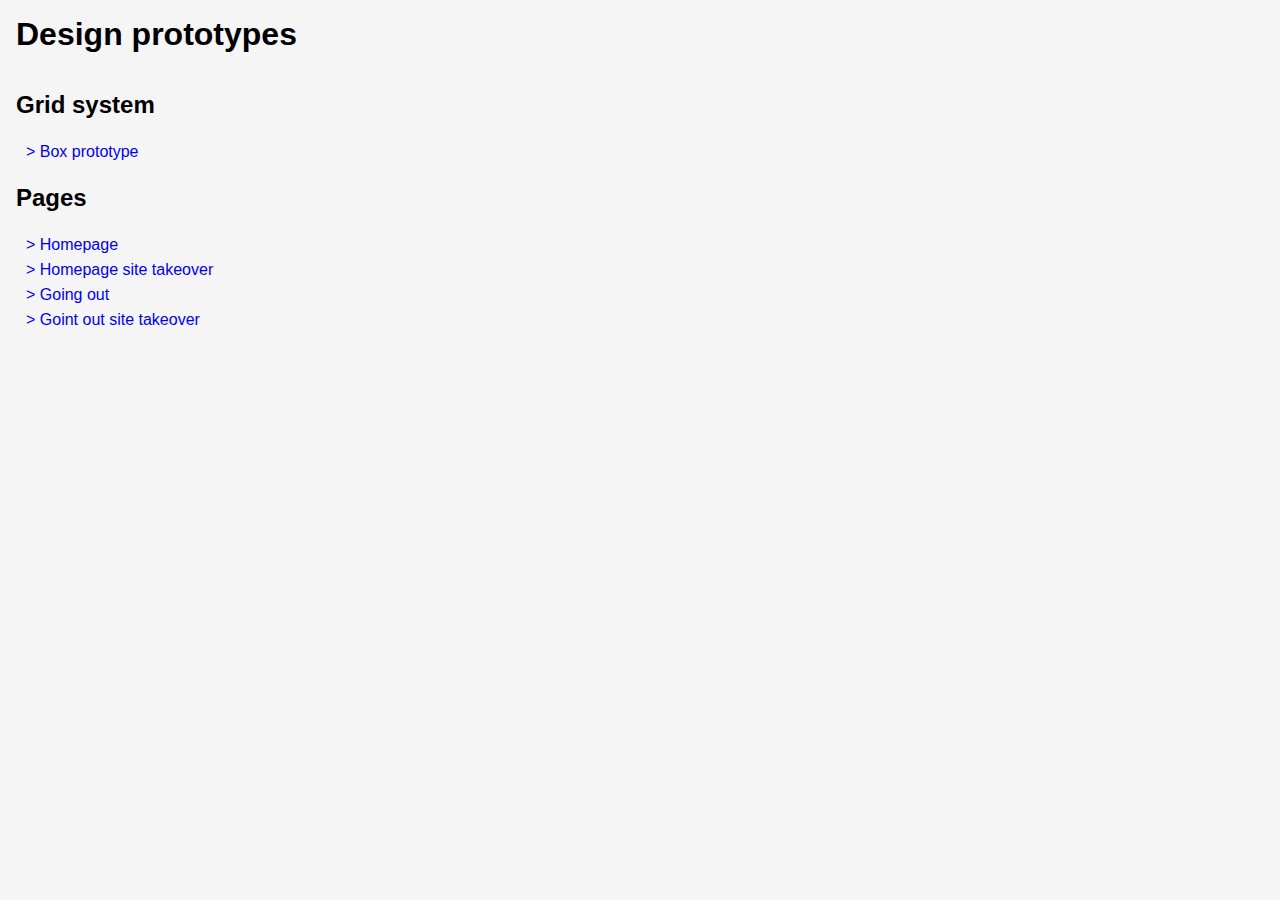
<file: index.html>
<!DOCTYPE html>
<!--[if lt IE 7]><html class="no-js lt-ie9 lt-ie8 lt-ie7"> <![endif]-->
<!--[if IE 7]><html class="no-js lt-ie9 lt-ie8"> <![endif]-->
<!--[if IE 8]><html class="no-js lt-ie9"> <![endif]-->
<!--[if gt IE 8]><!-->
<html class="no-js">
<!--<![endif] -->
 
<head>
    <meta charset="utf-8">
    <meta http-equiv="X-UA-Compatible" content="IE=edge,chrome=1">
    <title>ES</title>
    <meta name="description" content="ES">
    <meta name="viewport" content="width=device-width">
    <link rel="stylesheet" href="css/rwdgrid.css">
    <link rel="stylesheet" href="css/style.css">
    <link rel="icon" href="favicon.ico" type="image/x-icon" />
    <!--[if lt IE 9]>
    <script src="http://html5shim.googlecode.com/svn/trunk/html5.js"></script>
    <script src="http://cdnjs.cloudflare.com/ajax/libs/respond.js/1.4.2/respond.min.js"></script>
    <![endif]-->
</head>

<body style="background:#f5f5f5;font-family: sans-serif;padding: 1em;">
    <h1>Design prototypes</h1><br/>
    <h2>Grid system</h2>
    <a href="grid.html" />> Box prototype
    </a>
    <h2>Pages</h2>
    <a href="homepage.html" />> Homepage<br/>
    </a>
    <a href="homepage-site-takeover.html" />> Homepage site takeover<br/>
    </a>
    <a href="going-out.html" />> Going out<br/>
    </a>
    <a href="going-out-site-takeover.html" />> Goint out site takeover<br/>
    </a>
</body>

</html>
</file>
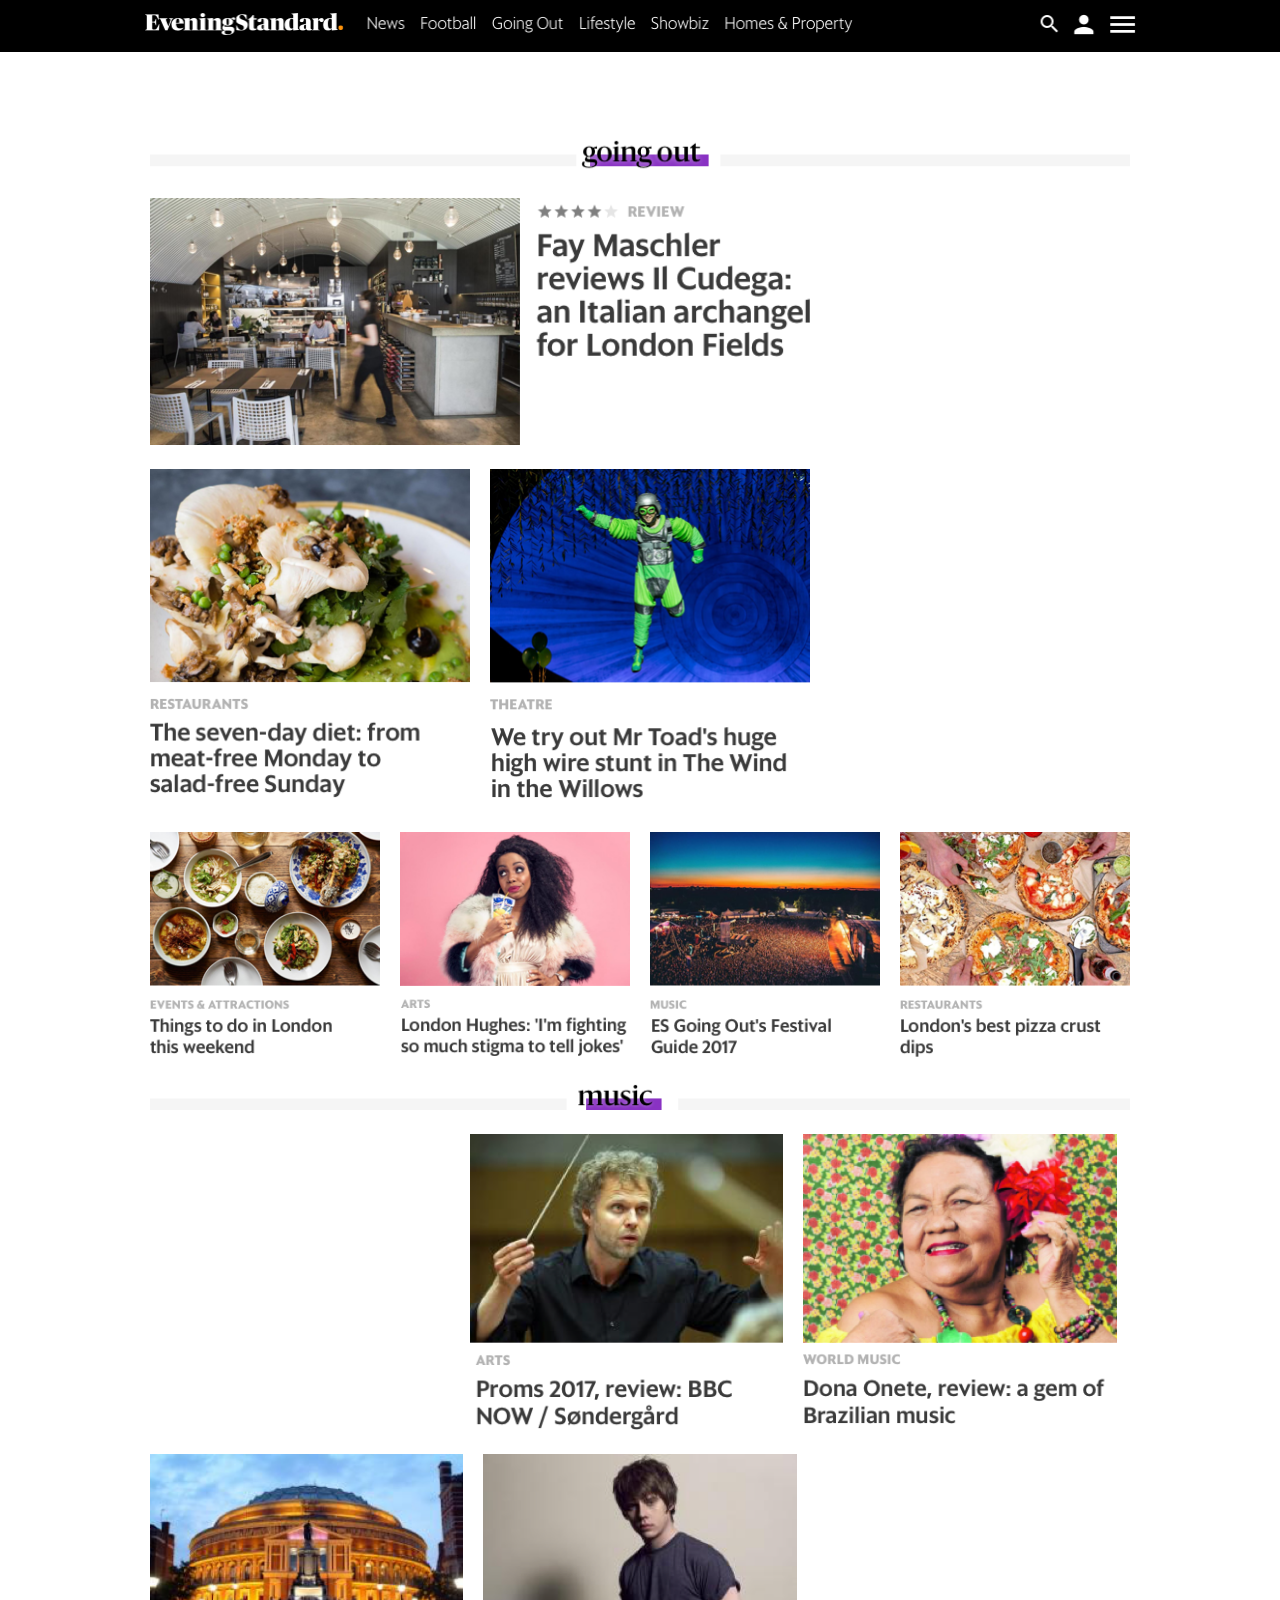
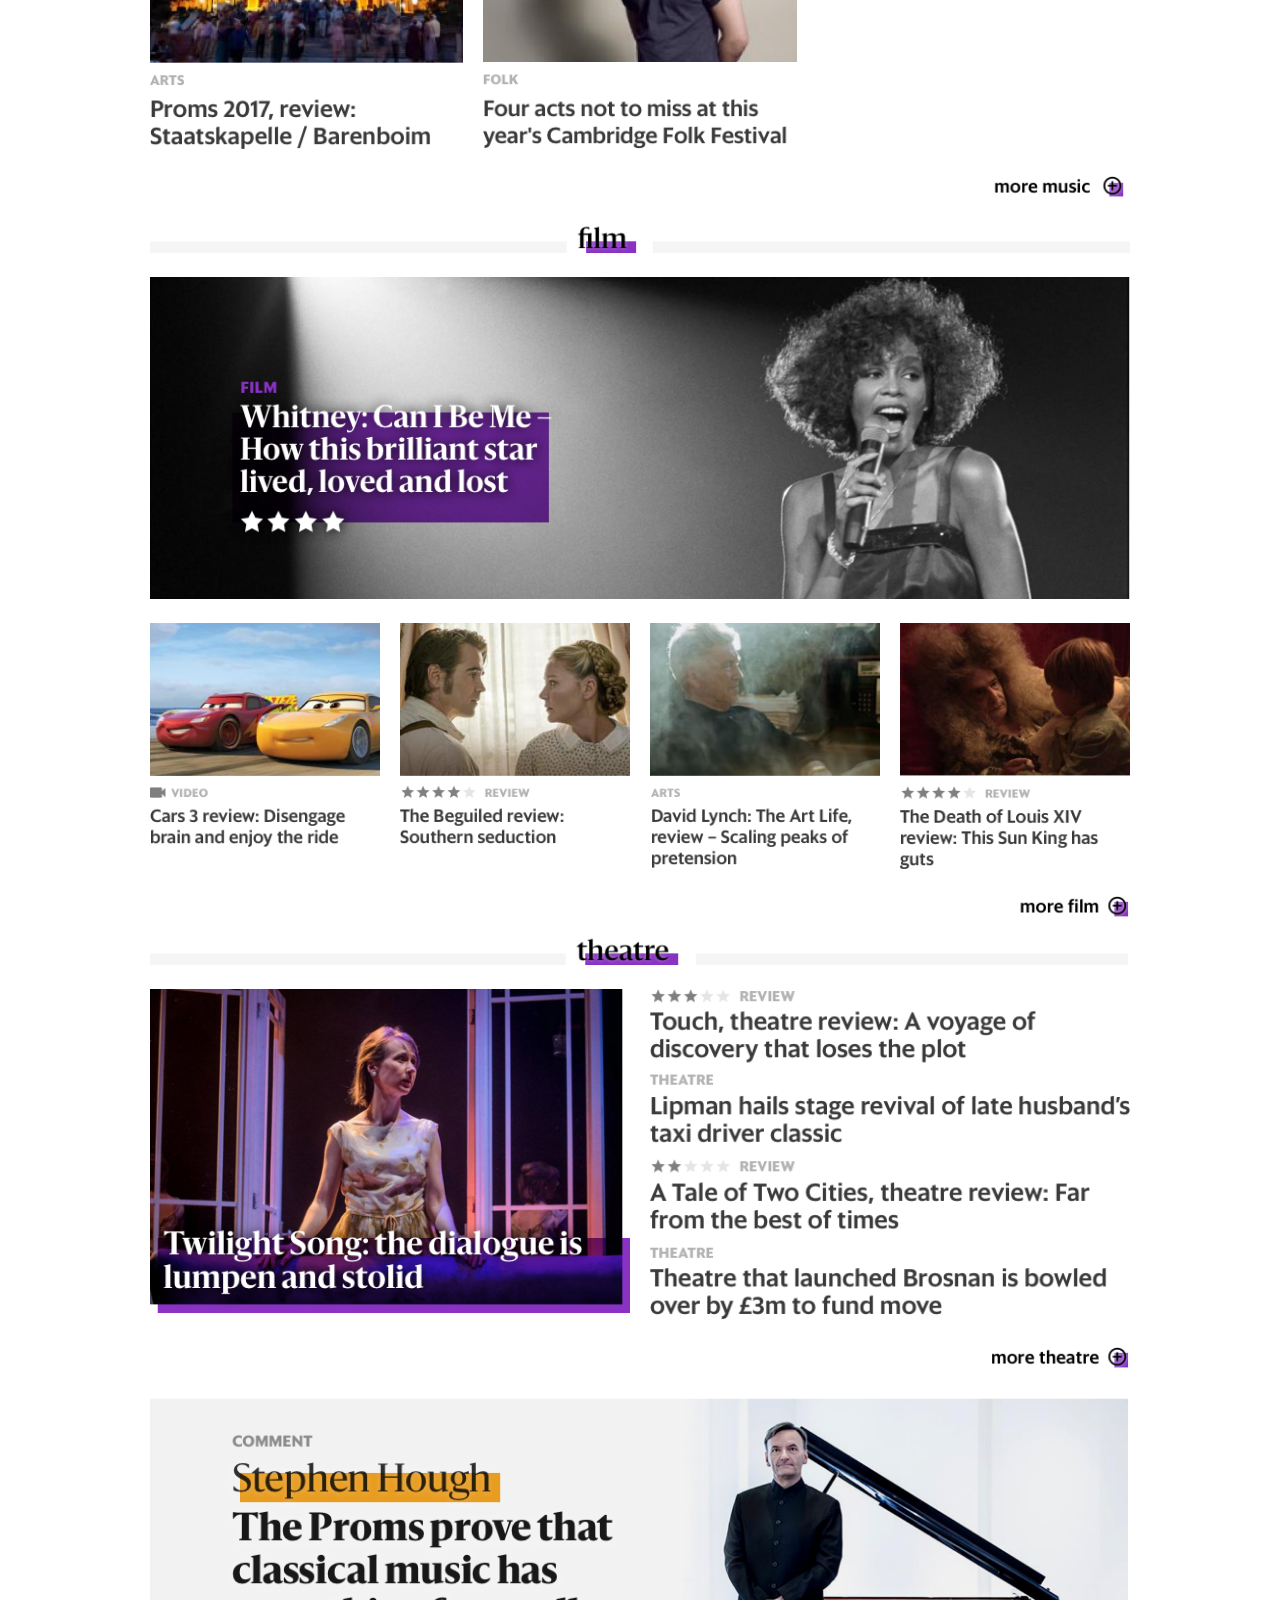
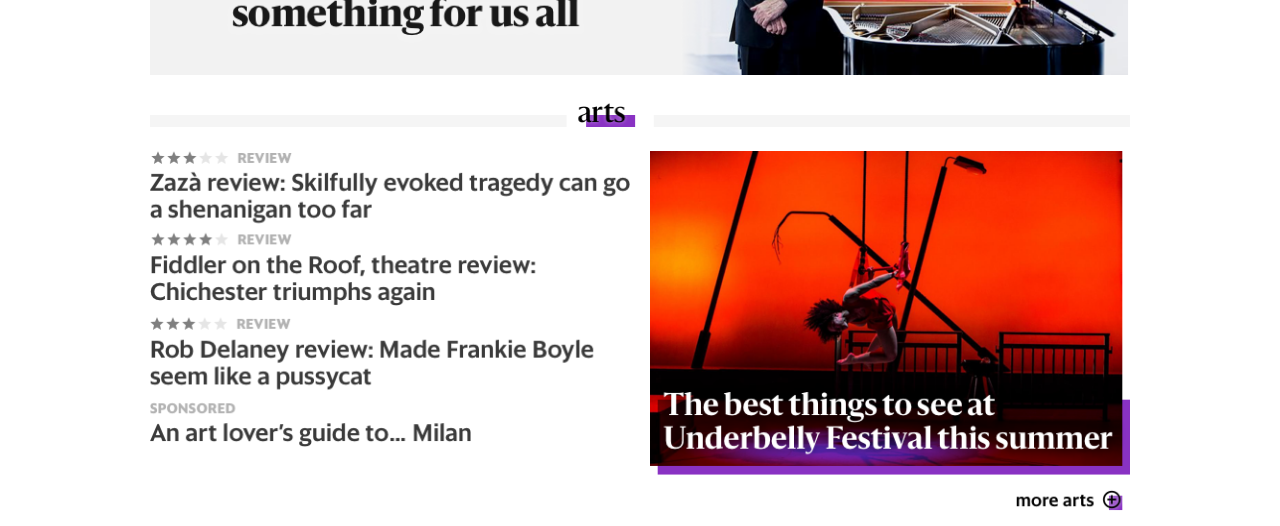
<file: going-out-site-takeover.html>
<!DOCTYPE html>
<!--[if lt IE 7]><html class="no-js lt-ie9 lt-ie8 lt-ie7"> <![endif]-->
<!--[if IE 7]><html class="no-js lt-ie9 lt-ie8"> <![endif]-->
<!--[if IE 8]><html class="no-js lt-ie9"> <![endif]-->
<!--[if gt IE 8]><!-->
<html class="no-js">
<!--<![endif] -->

<head>
    <meta charset="utf-8">
    <meta http-equiv="X-UA-Compatible" content="IE=edge,chrome=1">
    <title>ES</title>
    <meta name="description" content="ES">
    <meta name="viewport" content="width=device-width">
    <link rel="stylesheet" href="css/rwdgrid.css">
    <link rel="stylesheet" href="css/style.css">
    <link rel="icon" href="favicon.ico" type="image/x-icon" />
    <script async="async" src="https://www.googletagservices.com/tag/js/gpt.js"></script>
    <script>
        var googletag = googletag || {};
        googletag.cmd = googletag.cmd || [];
        // inSkin targeting var
        var fn_pageskin = "no";
        var es_GPT = "/71347885/test_main_eveningstandard_redesign/es_grid";

        if (screen.width >= 1280) {
            fn_pageskin = "yes";
        }

        googletag.cmd.push(function() {
            googletag.defineSlot(es_GPT, [
                    [728, 90],
                    [970, 250]
                ], "leaderboard")
                .addService(googletag.pubads())
                .setTargeting("inskin", fn_pageskin)
                .setTargeting("tile", "leaderboard");


            googletag.defineSlot(es_GPT, [300, 600], "mpu0")
                .addService(googletag.pubads())
                .setTargeting("tile", "mpu06");

            googletag.defineSlot(es_GPT, [300, 601], "mpu1")
                .addService(googletag.pubads())
                .setTargeting("tile", "mpu1");

            googletag.defineSlot(es_GPT, [300, 602], "mpu2")
                .addService(googletag.pubads())
                .setTargeting("tile", "mpu2");

            googletag.defineSlot(es_GPT, [300, 253], "mpu3")
                .addService(googletag.pubads())
                .setTargeting("tile", "mpu3");

            googletag.defineSlot(es_GPT, [300, 254], "mpu4")
                .addService(googletag.pubads())
                .setTargeting("tile", "mpu4");

            googletag.defineOutOfPageSlot(es_GPT, "outofpageslot")
                .addService(googletag.pubads())
                .setTargeting("tile", "outofpageslot");

            googletag.defineSlot(es_GPT, [3, 3], 'thirdparty01')
                .addService(googletag.pubads())
                .setTargeting("tile", "thirdparty01");

            googletag.pubads().enableSingleRequest();
            googletag.enableServices();
        });
    </script>
    <!--[if lt IE 9]>
    <script src="http://html5shim.googlecode.com/svn/trunk/html5.js"></script>
    <script src="http://cdnjs.cloudflare.com/ajax/libs/respond.js/1.4.2/respond.min.js"></script>
    <![endif]-->
</head>

<body>
    <div id="nav">
        <img src="img/nav.png" class="desktop nav-img" />
        <img src="img/nav-mob.png" class="mobile nav-img" />
    </div>
    <!--<div id="backgroundHero" data-ism-event="1" data-ism-state="1">
    </div>
    <div id="backgroundTop" data-ism-event="1" data-ism-state="1">
    </div>-->
    <div id="leaderboard">
        <script>
            googletag.cmd.push(function() {
                googletag.display("leaderboard");
            });
        </script>
    </div>
    <div class="container">
        <div class="grid-12 title">
            <img src="img/title-row6.png" class="desktop" />
            <img src="img/title-row6-mob.png" class="mobile" />
        </div>
        <div class="grid-9 fixed">
            <img src="img/hero-main2.png" class="no-tablet-no-mob" />
            <img src="img/hero-main2-mob.png" class="mobile" />
            <img src="img/hero-main2-mob1.png" class="mobile" />
            <img src="img/hero-main2-mob2.png" class="tablet" />
            <div class="nest">
                <div class="grid-6 half">
                    <img src="img/article-3-8.png" class="no-tablet-no-mob" />
                    <img src="img/article-3-8-mob.png" class="mobile" />
                    <img src="img/showbiz2-tab.png" class="tablet" />
                </div>
                <div class="grid-6 half">
                    <img src="img/article-3-9.png" class="no-tablet-no-mob" />
                    <img src="img/article-3-9-mob.png" class="mobile" />
                    <img src="img/showbiz3-tab.png" class="tablet" />
                </div>
            </div>
        </div>
        <div id="mpu0">
            <script>
                googletag.cmd.push(function() {
                    googletag.display("mpu0");
                });
            </script>
        </div>
        <div style="clear:both"></div>
        <div class="grid-3 article-4">
            <img src="img/article-4-1.png" class="no-tablet-no-mob" />
            <img src="img/article-4-1-mob.png" class="mobile" />
            <img src="img/best1-tab.png" class="tablet" />
        </div>
        <div class="grid-3 article-4">
            <img src="img/article-4-2.png" class="no-tablet-no-mob" />
            <img src="img/article-4-2-mob.png" class="mobile" />
            <img src="img/best2-tab.png" class="tablet" />
        </div>
        <div class="grid-3 article-4">
            <img src="img/article-4-3.png" class="no-tablet-no-mob" />
            <img src="img/article-4-3-mob.png" class="mobile" />
            <img src="img/best3-tab.png" class="tablet" />
        </div>
        <div class="grid-3 article-4">
            <img src="img/article-4-4.png" class="no-tablet-no-mob" />
            <img src="img/article-4-4-mob.png" class="mobile" />
            <img src="img/best4-tab.png" class="tablet" />
        </div>
        <div class="grid-12">
            <img src="img/title-row7.png" class="desktop" />
            <img src="img/title-row7-mob.png" class="mobile" />
        </div>
        <div id="mpu4">
            <script>
                googletag.cmd.push(function() {
                    googletag.display("mpu4");
                });
            </script>
        </div>
        <div class="grid-4 article-3 half-tablet">
            <img src="img/music1.png" class="no-tablet-no-mob" />
            <img src="img/article-3-4-mob.png" class="tablet" />
            <img src="img/music1-mob.png" class="mobile" />
        </div>
        <div class="grid-4 article-3 half-tablet">
            <img src="img/music2.png" class="no-tablet-no-mob" />
            <img src="img/article-3-4-mob.png" class="tablet" />
            <img src="img/music2-mob.png" class="mobile" />
        </div>
        <div style="clear:both"></div>
        <div class="grid-4 article-3 half-tablet">
            <img src="img/music3.png" class="no-tablet-no-mob" />
            <img src="img/article-3-4-mob.png" class="tablet" />
            <img src="img/music3-mob.png" class="mobile" />
        </div>
        <div class="clear-tablet"></div>
        <div class="grid-4 article-3 half-tablet">
            <img src="img/music4.png" class="no-tablet-no-mob" />
            <img src="img/article-3-4-mob.png" class="tablet" />
            <img src="img/music4-mob.png" class="mobile" />
        </div>
        <div id="mpu3">
            <script>
                googletag.cmd.push(function() {
                    googletag.display("mpu3");
                });
            </script>
        </div>
        <div class="grid-12">
            <img src="img/title-row8.png" class="desktop" />
            <img src="img/title-row8-mob.png" class="mobile" />
        </div>
        <div class="grid-12">
            <img src="img/hero-full2.png" class="desktop" />
            <img src="img/hero-full2-mob.png" class="mobile" />
        </div>
        <div class="grid-3 article-4">
            <img src="img/film1.png" class="no-tablet-no-mob" />
            <img src="img/film1-mob.png" class="mobile" />
            <img src="img/best1-tab.png" class="tablet" />
        </div>
        <div class="grid-3 article-4">
            <img src="img/film2.png" class="no-tablet-no-mob" />
            <img src="img/film2-mob.png" class="mobile" />
            <img src="img/best2-tab.png" class="tablet" />
        </div>
        <div class="grid-3 article-4">
            <img src="img/film3.png" class="no-tablet-no-mob" />
            <img src="img/film3-mob.png" class="mobile" />
            <img src="img/best3-tab.png" class="tablet" />
        </div>
        <div class="grid-3 article-4">
            <img src="img/film4.png" class="no-tablet-no-mob" />
            <img src="img/film4-mob.png" class="mobile" />
            <img src="img/best4-tab.png" class="tablet" />
        </div>
        <div class="grid-12">
            <img src="img/title-row9.png" class="desktop" />
            <img src="img/title-row9-mob.png" class="mobile" />
        </div>
        <div class="grid-6 hero-dmpu-4">
            <img src="img/theatre1.png" />
        </div>
        <div class="grid-6">
            <img src="img/theatre2.png" class="desktop" />
            <img src="img/theatre2-mob.png" class="mobile" />
        </div>
        <div class="grid-12">
            <img src="img/comment1.png" class="desktop" />
            <img src="img/comment1-mob.png" class="mobile" />
        </div>
        <div class="grid-12">
            <img src="img/title-row10.png" class="desktop" />
            <img src="img/title-row10-mob.png" class="mobile" />
        </div>
        <div class="grid-6">
            <img src="img/arts1.png" class="desktop" />
            <img src="img/arts1-mob.png" class="mobile" />
        </div>
        <div class="grid-6 hero-dmpu-4">
            <img src="img/arts2.png" class="desktop" />
            <img src="img/arts2-mob.png" class="mobile" />
        </div>
    </div>
    <div id="outofpageslot">
        <script>
            googletag.cmd.push(function() {
                googletag.display("outofpageslot");
            });
        </script>
    </div>
    <div id="thirdparty01">
        <script>
            googletag.cmd.push(function() {
                googletag.display("thirdparty01");
            });
        </script>
    </div>
</body>

</html>
</file>
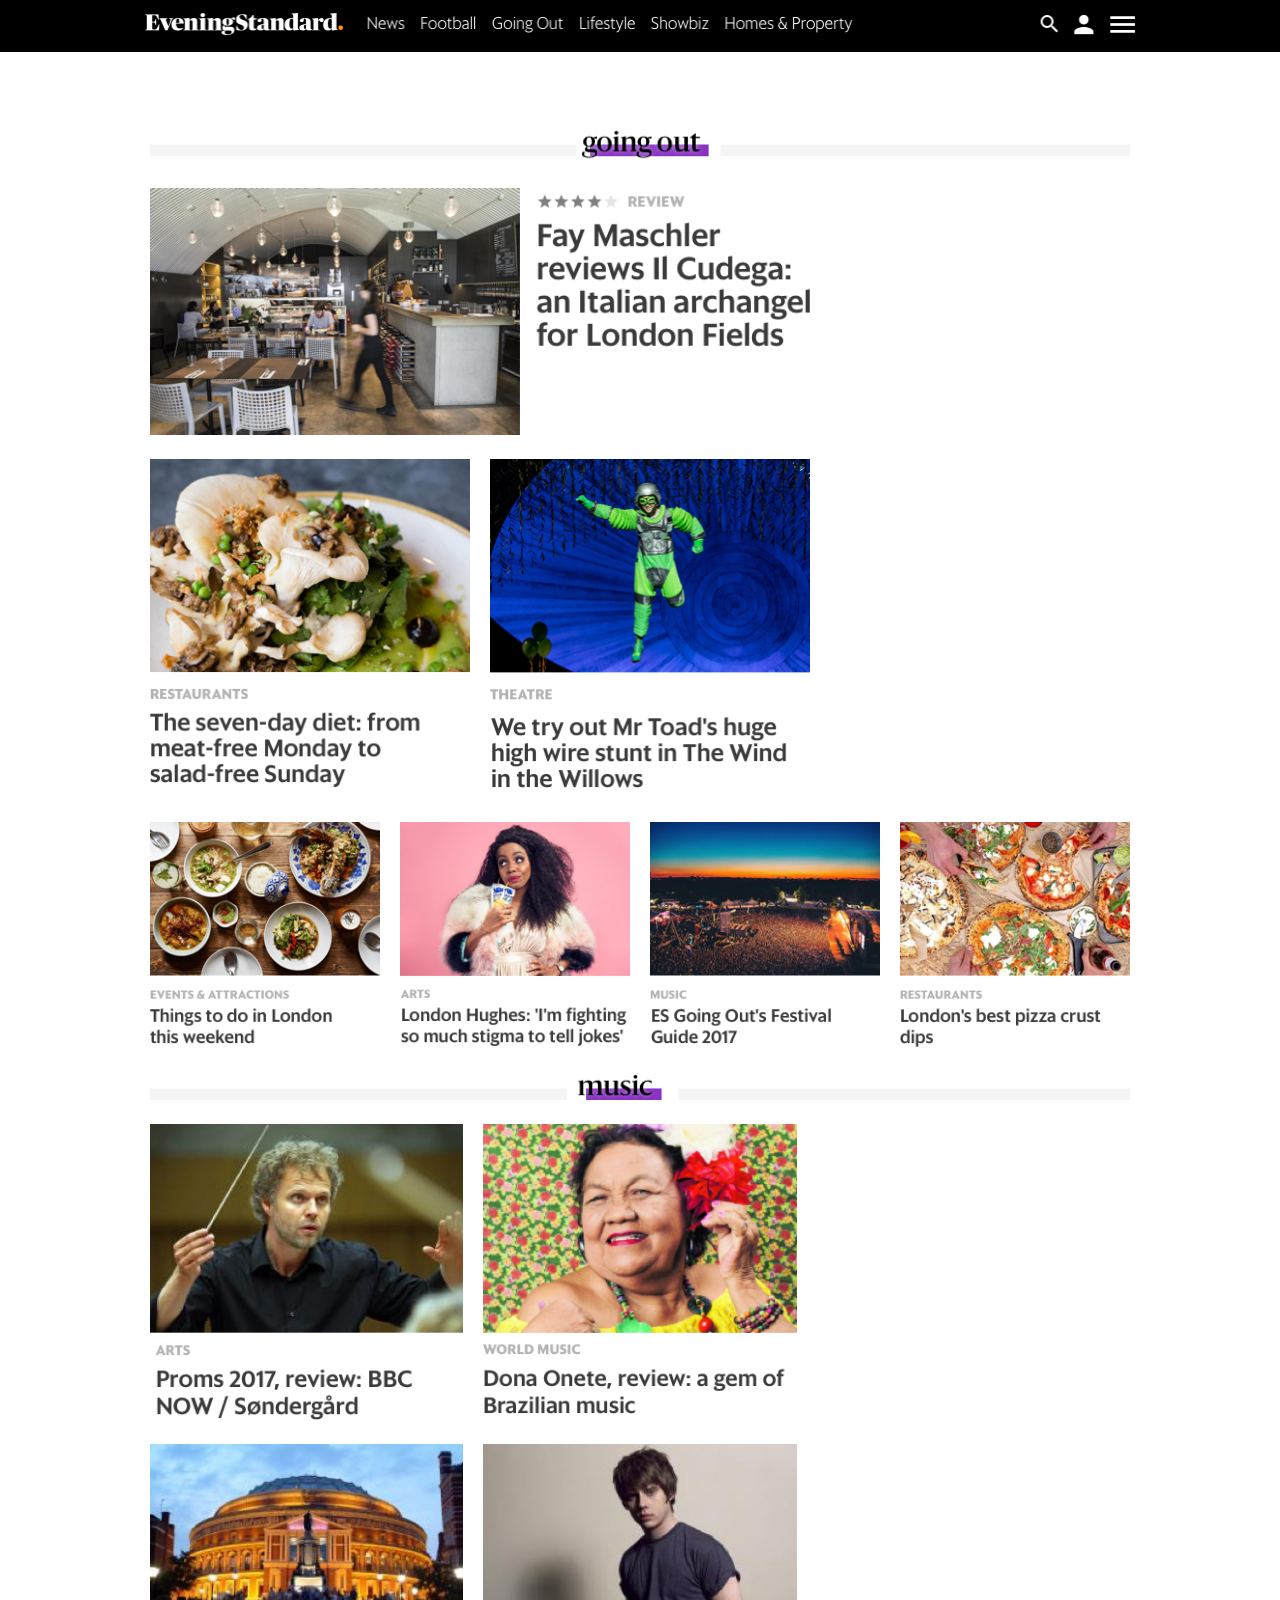
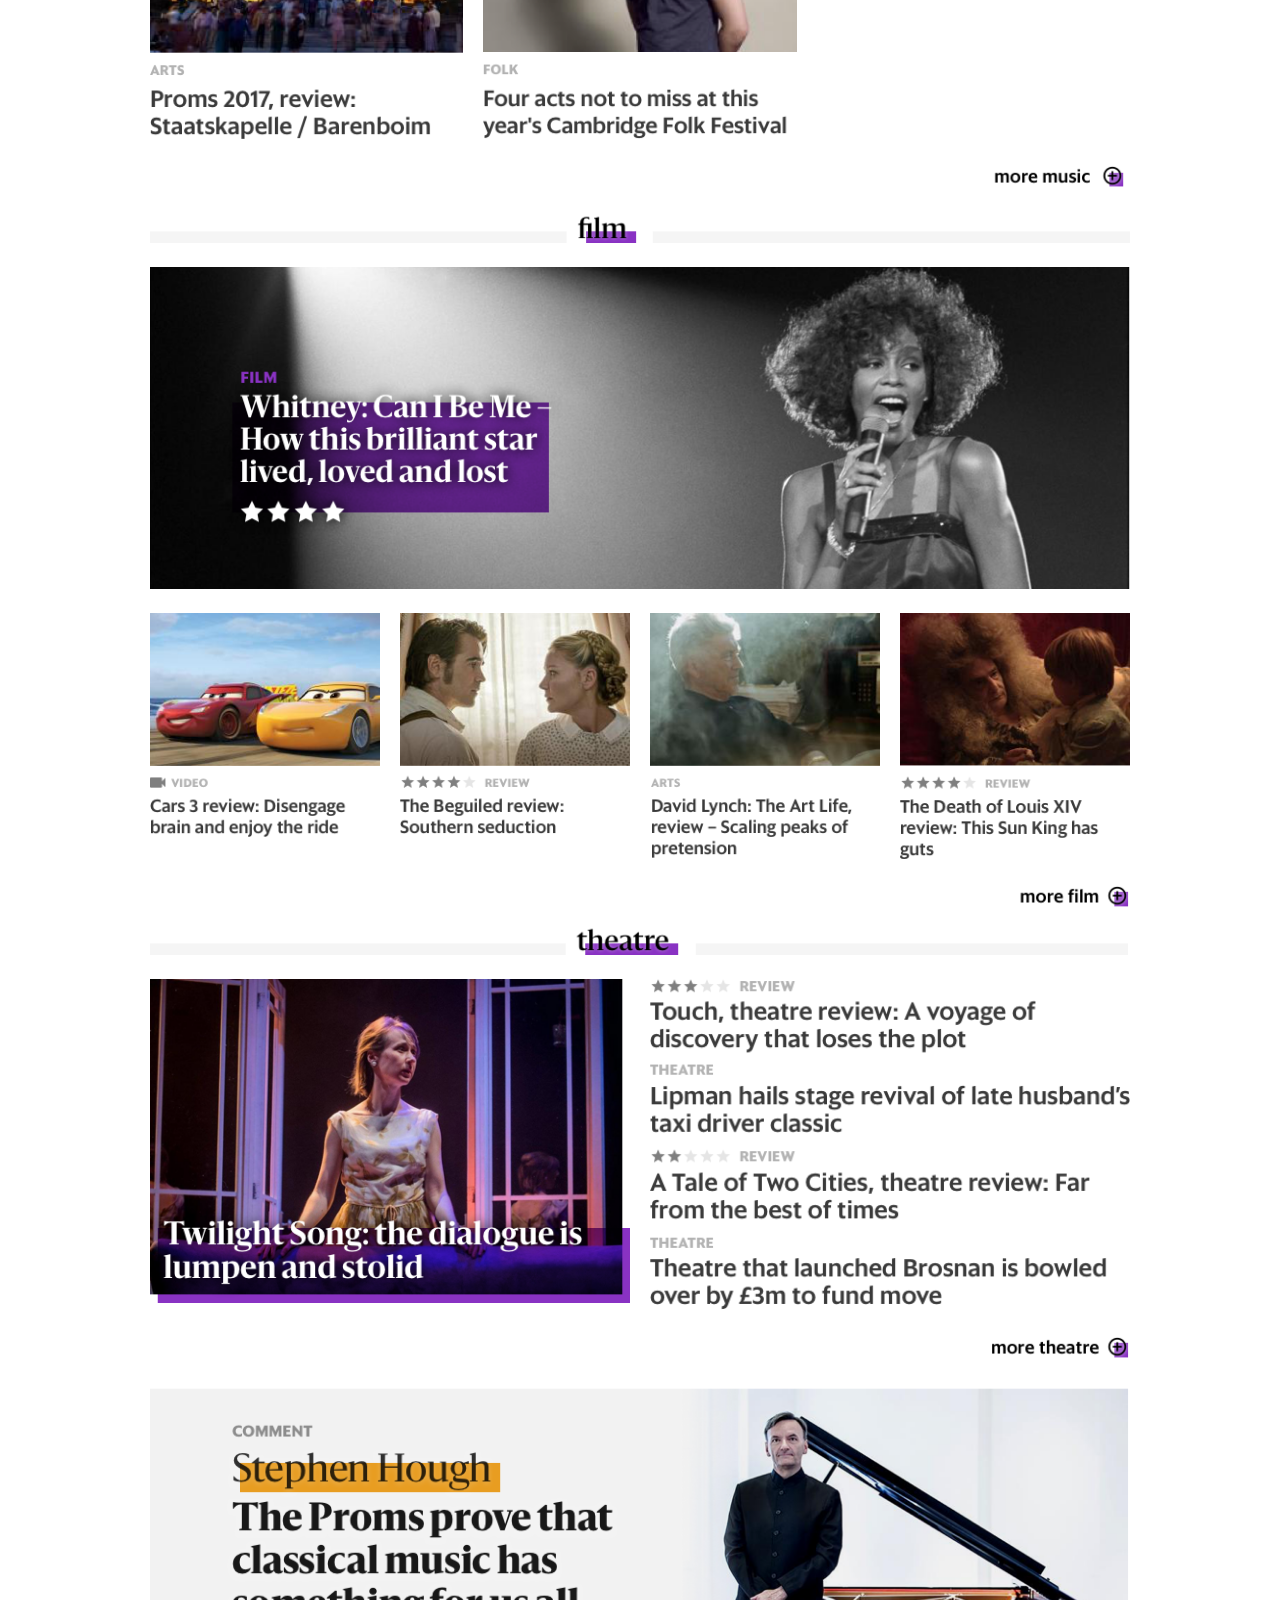
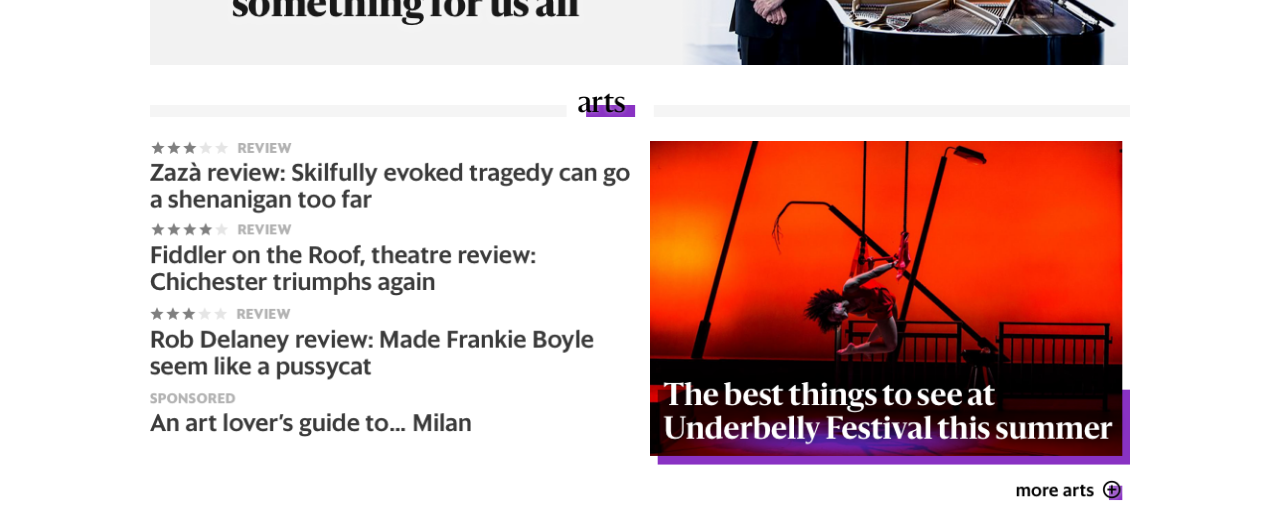
<file: going-out.html>
<!DOCTYPE html>
<!--[if lt IE 7]><html class="no-js lt-ie9 lt-ie8 lt-ie7"> <![endif]-->
<!--[if IE 7]><html class="no-js lt-ie9 lt-ie8"> <![endif]-->
<!--[if IE 8]><html class="no-js lt-ie9"> <![endif]-->
<!--[if gt IE 8]><!-->
<html class="no-js">
<!--<![endif] -->

<head>
    <meta charset="utf-8">
    <meta http-equiv="X-UA-Compatible" content="IE=edge,chrome=1">
    <title>ES</title>
    <meta name="description" content="ES">
    <meta name="viewport" content="width=device-width">
    <link rel="stylesheet" href="css/rwdgrid.css">
    <link rel="stylesheet" href="css/style.css">
    <link rel="icon" href="favicon.ico" type="image/x-icon" />
    <script async="async" src="https://www.googletagservices.com/tag/js/gpt.js"></script>
    <script>
        var googletag = googletag || {};
        googletag.cmd = googletag.cmd || [];
        // inSkin targeting var
        var fn_pageskin = "no";
        var es_GPT = "/71347885/_main_eveningstandard/es_grid";

        if (screen.width >= 1280) {
            fn_pageskin = "yes";
        }

        googletag.cmd.push(function() {
            googletag.defineSlot(es_GPT, [
                    [728, 90],
                    [970, 250]
                ], "leaderboard")
                .addService(googletag.pubads())
                .setTargeting("inskin", fn_pageskin)
                .setTargeting("tile", "leaderboard");

            googletag.defineSlot(es_GPT, [300, 600], "mpu06")
                .addService(googletag.pubads())
                .setTargeting("tile", "mpu06");

            googletag.defineSlot(es_GPT, [300, 600], "mpu01")
                .addService(googletag.pubads())
                .setTargeting("tile", "mpu01");

            googletag.defineSlot(es_GPT, [300, 600], "mpu02")
                .addService(googletag.pubads())
                .setTargeting("tile", "mpu02");

            googletag.defineSlot(es_GPT, [300, 250], "mpu03")
                .addService(googletag.pubads())
                .setTargeting("tile", "mpu03");

            googletag.defineSlot(es_GPT, [300, 250], "mpu04")
                .addService(googletag.pubads())
                .setTargeting("tile", "mpu04");

            googletag.defineSlot(es_GPT, [300, 250], "mpu05")
                .addService(googletag.pubads())
                .setTargeting("tile", "mpu05");

            googletag.defineOutOfPageSlot(es_GPT, "outofpageslot")
                .addService(googletag.pubads())
                .setTargeting("tile", "outofpageslot");

            googletag.pubads().enableSingleRequest();
            googletag.enableServices();
        });
    </script>
    <!--[if lt IE 9]>
    <script src="http://html5shim.googlecode.com/svn/trunk/html5.js"></script>
    <script src="http://cdnjs.cloudflare.com/ajax/libs/respond.js/1.4.2/respond.min.js"></script>
    <![endif]-->
</head>

<body style="background:#fff;">
    <div id="nav">
        <img src="img/nav.png" class="desktop nav-img" />
        <img src="img/nav-mob.png" class="mobile nav-img" />
    </div>
    <!--<div id="backgroundRoll" data-ism-event="1" data-ism-state="1">
        <img src="img/belly-roll.png" class="desktop no-tablet-no-mob" />
        <img src="img/belly-roll-mob.png" class="mobile" />
        <img src="img/belly-roll-tablet.png" class="tablet" />-->
    <!--</div>-->
    <div id="leaderboard">
        <script>
            googletag.cmd.push(function() {
                googletag.display("leaderboard");
            });
        </script>
    </div>
    <!--<div id="backgroundTop" data-ism-event="1" data-ism-state="1">
    </div>-->
    <div class="container">
        <div class="grid-12 title3">
            <img src="img/title-row6.png" class="desktop" />
            <img src="img/title-row6-mob.png" class="mobile" />
        </div>
        <div class="grid-9 fixed">
            <img src="img/hero-main2.png" class="no-tablet-no-mob" />
            <img src="img/hero-main2-mob.png" class="mobile" />
            <img src="img/hero-main2-mob1.png" class="mobile" />
            <img src="img/hero-main2-mob2.png" class="tablet" />
            <div class="nest">
                <div class="grid-6 half">
                    <img src="img/article-3-8.png" class="no-tablet-no-mob" />
                    <img src="img/article-3-8-mob.png" class="mobile" />
                    <img src="img/showbiz2-tab.png" class="tablet" />
                </div>
                <div class="grid-6 half">
                    <img src="img/article-3-9.png" class="no-tablet-no-mob" />
                    <img src="img/article-3-9-mob.png" class="mobile" />
                    <img src="img/showbiz3-tab.png" class="tablet" />
                </div>
            </div>
        </div>
        <div id="mpu06">
            <script>
                googletag.cmd.push(function() {
                    googletag.display("mpu06");
                });
            </script>
        </div>
        <!--<div class="grid-3 mpu hero-dmpu">
            <img src="img/mpu.png" class="desktop" />
            <img src="img/mpu2.png" class="mobile" />
        </div>-->
        <div style="clear:both"></div>
        <div class="grid-3 article-4">
            <img src="img/article-4-1.png" class="no-tablet-no-mob" />
            <img src="img/article-4-1-mob.png" class="mobile" />
            <img src="img/best1-tab.png" class="tablet" />
        </div>
        <div class="grid-3 article-4">
            <img src="img/article-4-2.png" class="no-tablet-no-mob" />
            <img src="img/article-4-2-mob.png" class="mobile" />
            <img src="img/best2-tab.png" class="tablet" />
        </div>
        <div class="grid-3 article-4">
            <img src="img/article-4-3.png" class="no-tablet-no-mob" />
            <img src="img/article-4-3-mob.png" class="mobile" />
            <img src="img/best3-tab.png" class="tablet" />
        </div>
        <div class="grid-3 article-4">
            <img src="img/article-4-4.png" class="no-tablet-no-mob" />
            <img src="img/article-4-4-mob.png" class="mobile" />
            <img src="img/best4-tab.png" class="tablet" />
        </div>
        <div class="grid-12">
            <img src="img/title-row7.png" class="desktop" />
            <img src="img/title-row7-mob.png" class="mobile" />
        </div>
        <div id="mpu05">
            <script>
                googletag.cmd.push(function() {
                    googletag.display("mpu05");
                });
            </script>
        </div>
        <div class="grid-4 article-3 half-tablet">
            <img src="img/music1.png" class="no-tablet-no-mob" />
            <img src="img/article-3-4-mob.png" class="tablet" />
            <img src="img/music1-mob.png" class="mobile" />
        </div>
        <div class="grid-4 article-3 half-tablet">
            <img src="img/music2.png" class="no-tablet-no-mob" />
            <img src="img/article-3-4-mob.png" class="tablet" />
            <img src="img/music2-mob.png" class="mobile" />
        </div>
        <div style="clear:both"></div>
        <div class="grid-4 article-3 half-tablet">
            <img src="img/music3.png" class="no-tablet-no-mob" />
            <img src="img/article-3-4-mob.png" class="tablet" />
            <img src="img/music3-mob.png" class="mobile" />
        </div>
        <div class="clear-tablet"></div>
        <div class="grid-4 article-3 half-tablet">
            <img src="img/music4.png" class="no-tablet-no-mob" />
            <img src="img/article-3-4-mob.png" class="tablet" />
            <img src="img/music4-mob.png" class="mobile" />
        </div>
        <div id="mpu04">
            <script>
                googletag.cmd.push(function() {
                    googletag.display("mpu04");
                });
            </script>
        </div>
        <div class="grid-12">
            <img src="img/title-row8.png" class="desktop" />
            <img src="img/title-row8-mob.png" class="mobile" />
        </div>
        <div class="grid-12">
            <img src="img/hero-full2.png" class="desktop" />
            <img src="img/hero-full2-mob.png" class="mobile" />
        </div>
        <div class="grid-3 article-4">
            <img src="img/film1.png" class="no-tablet-no-mob" />
            <img src="img/film1-mob.png" class="mobile" />
            <img src="img/best1-tab.png" class="tablet" />
        </div>
        <div class="grid-3 article-4">
            <img src="img/film2.png" class="no-tablet-no-mob" />
            <img src="img/film2-mob.png" class="mobile" />
            <img src="img/best2-tab.png" class="tablet" />
        </div>
        <div class="grid-3 article-4">
            <img src="img/film3.png" class="no-tablet-no-mob" />
            <img src="img/film3-mob.png" class="mobile" />
            <img src="img/best3-tab.png" class="tablet" />
        </div>
        <div class="grid-3 article-4">
            <img src="img/film4.png" class="no-tablet-no-mob" />
            <img src="img/film4-mob.png" class="mobile" />
            <img src="img/best4-tab.png" class="tablet" />
        </div>
        <div class="grid-12">
            <img src="img/title-row9.png" class="desktop" />
            <img src="img/title-row9-mob.png" class="mobile" />
        </div>
        <div class="grid-6 hero-dmpu-4">
            <img src="img/theatre1.png" />
        </div>
        <div class="grid-6">
            <img src="img/theatre2.png" class="desktop" />
            <img src="img/theatre2-mob.png" class="mobile" />
        </div>
        <div class="grid-12">
            <img src="img/comment1.png" class="desktop" />
            <img src="img/comment1-mob.png" class="mobile" />
        </div>
        <div class="grid-12">
            <img src="img/title-row10.png" class="desktop" />
            <img src="img/title-row10-mob.png" class="mobile" />
        </div>
        <div class="grid-6">
            <img src="img/arts1.png" class="desktop" />
            <img src="img/arts1-mob.png" class="mobile" />
        </div>
        <div class="grid-6 hero-dmpu-4">
            <img src="img/arts2.png" class="desktop" />
            <img src="img/arts2-mob.png" class="mobile" />
        </div>
    </div>
</body>

</html>
</file>
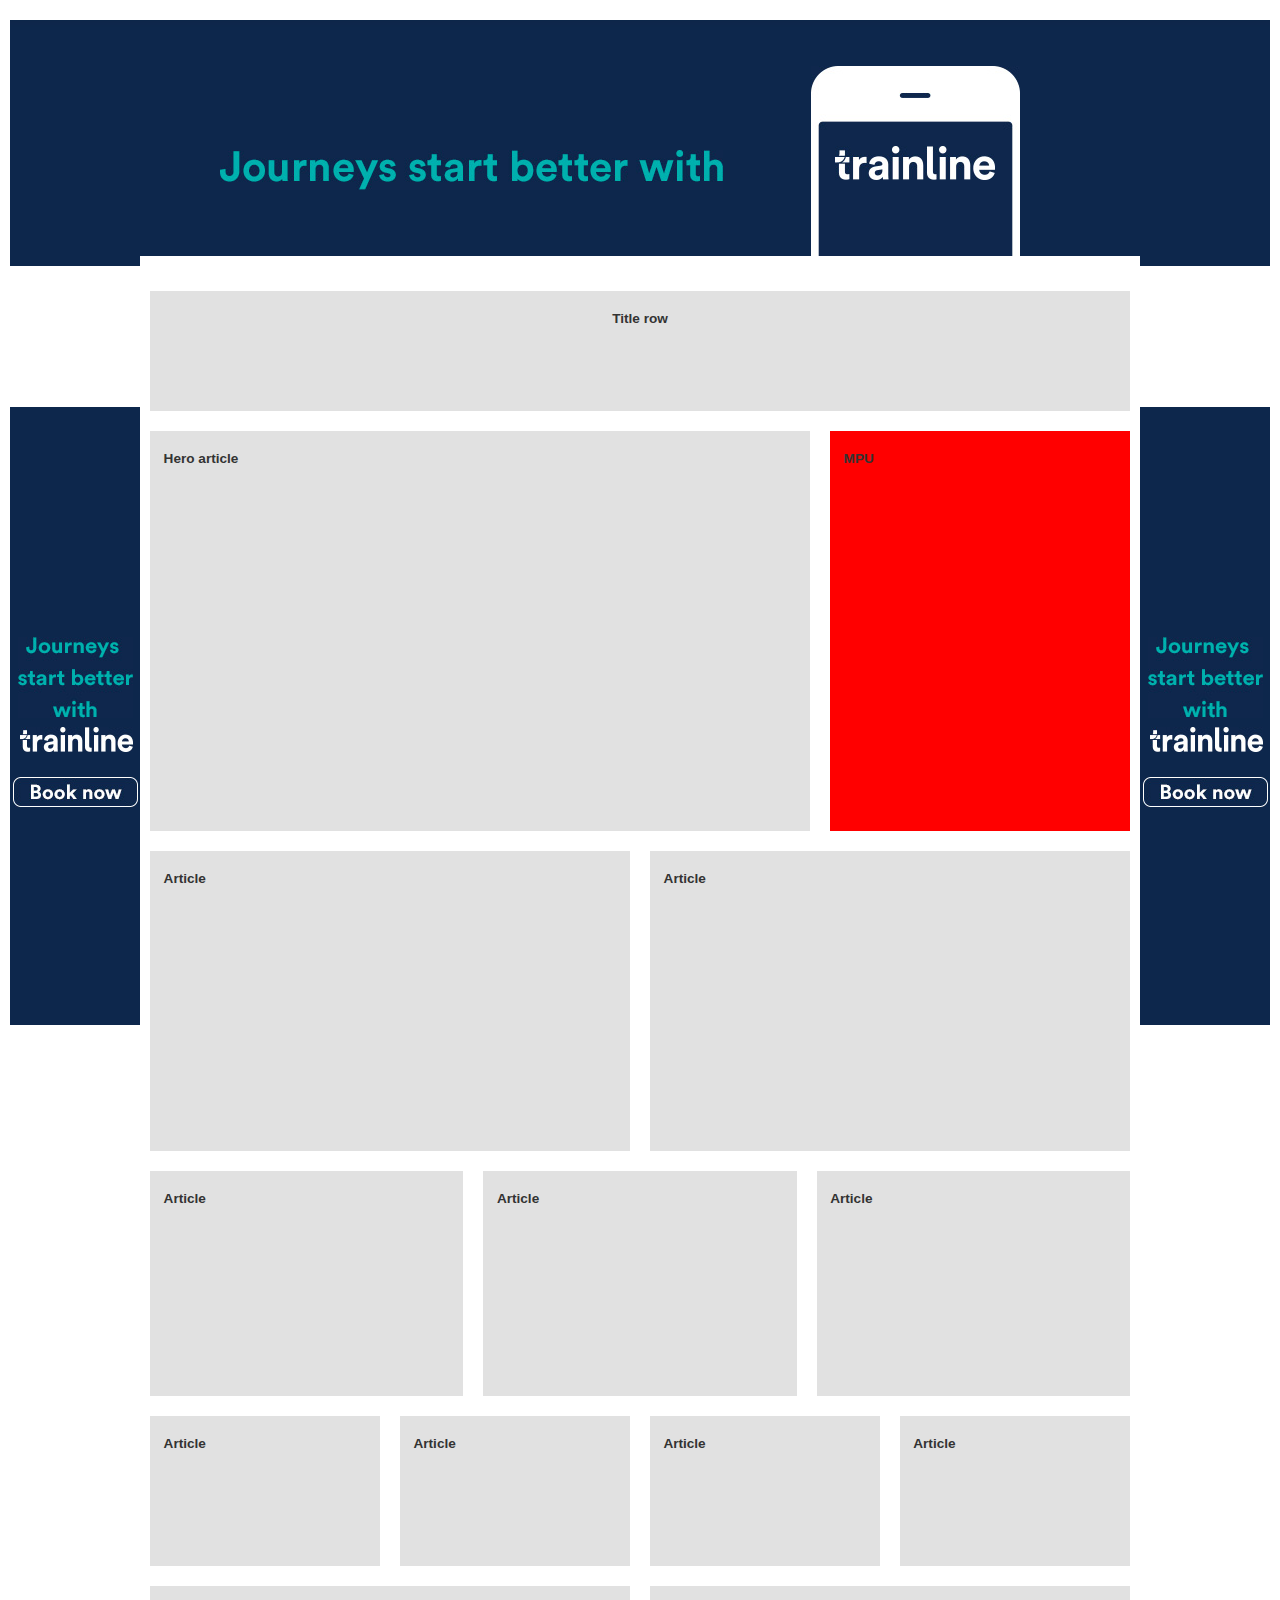
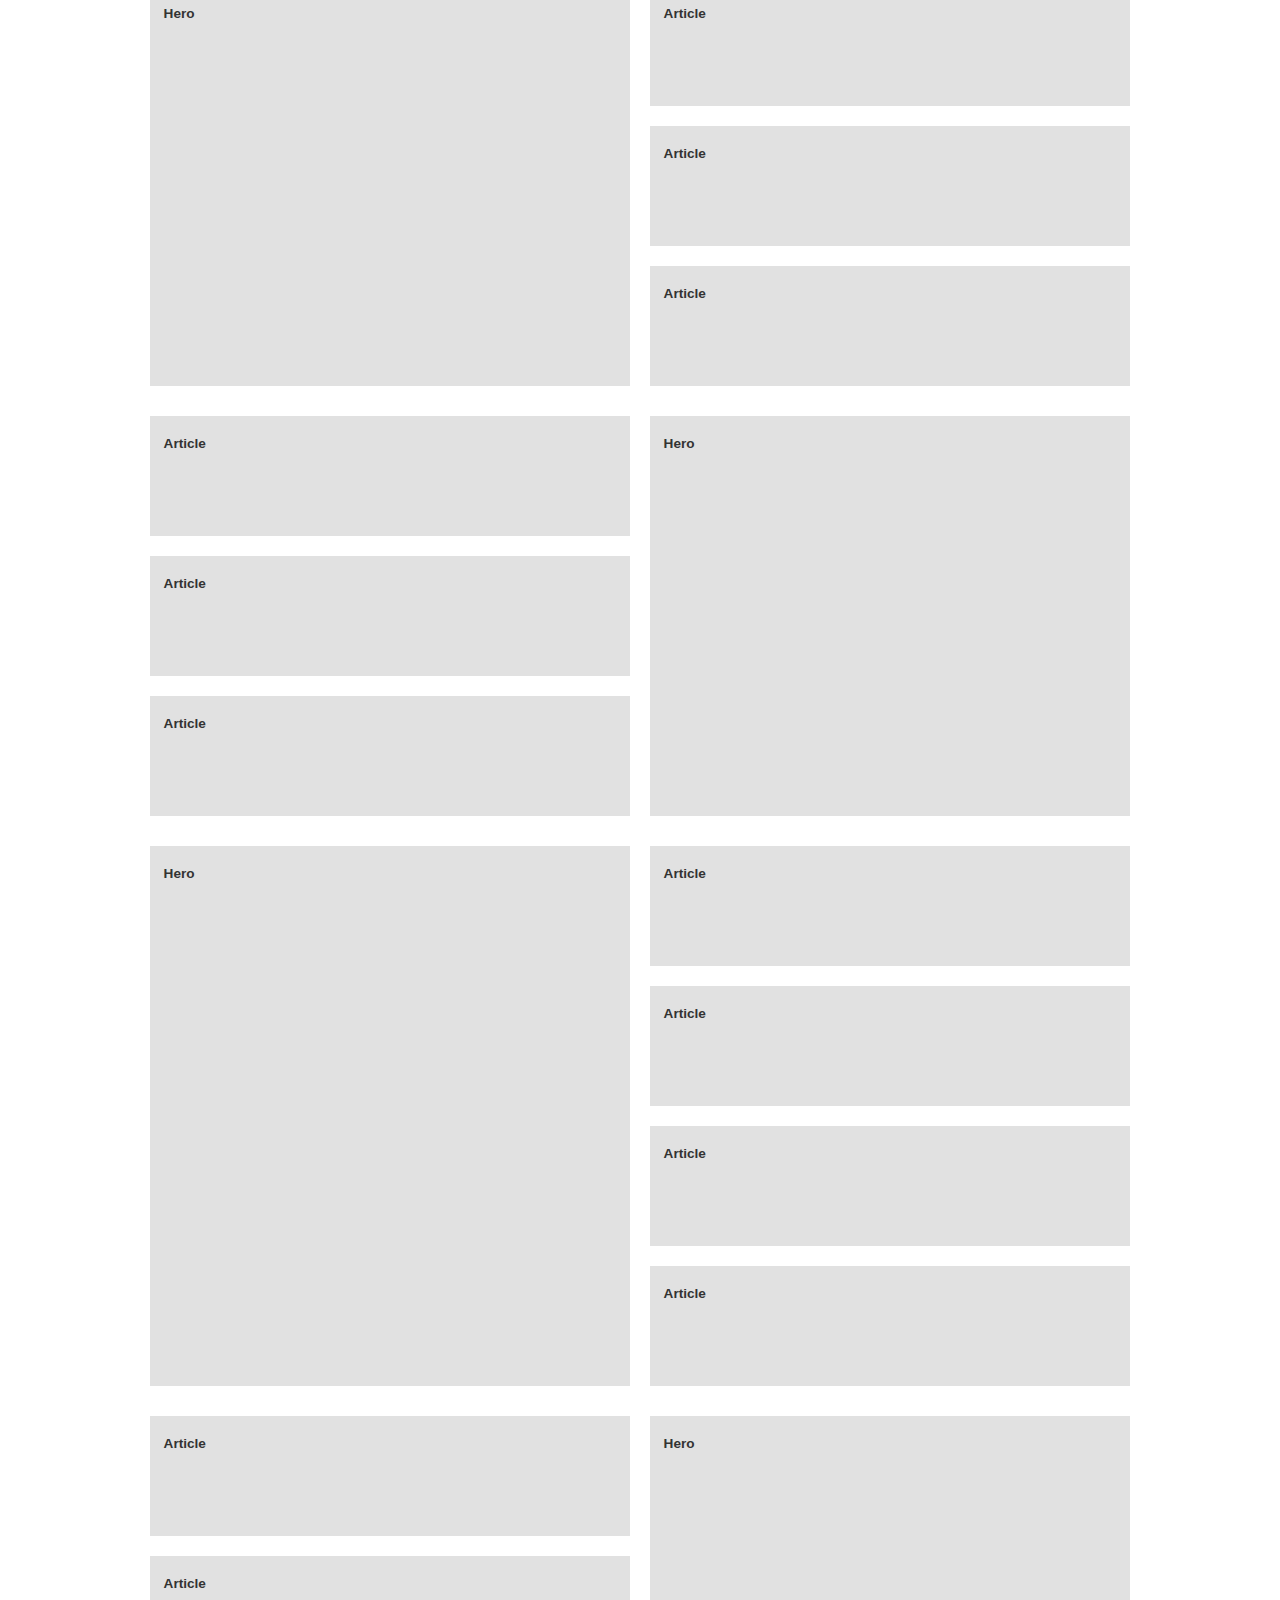
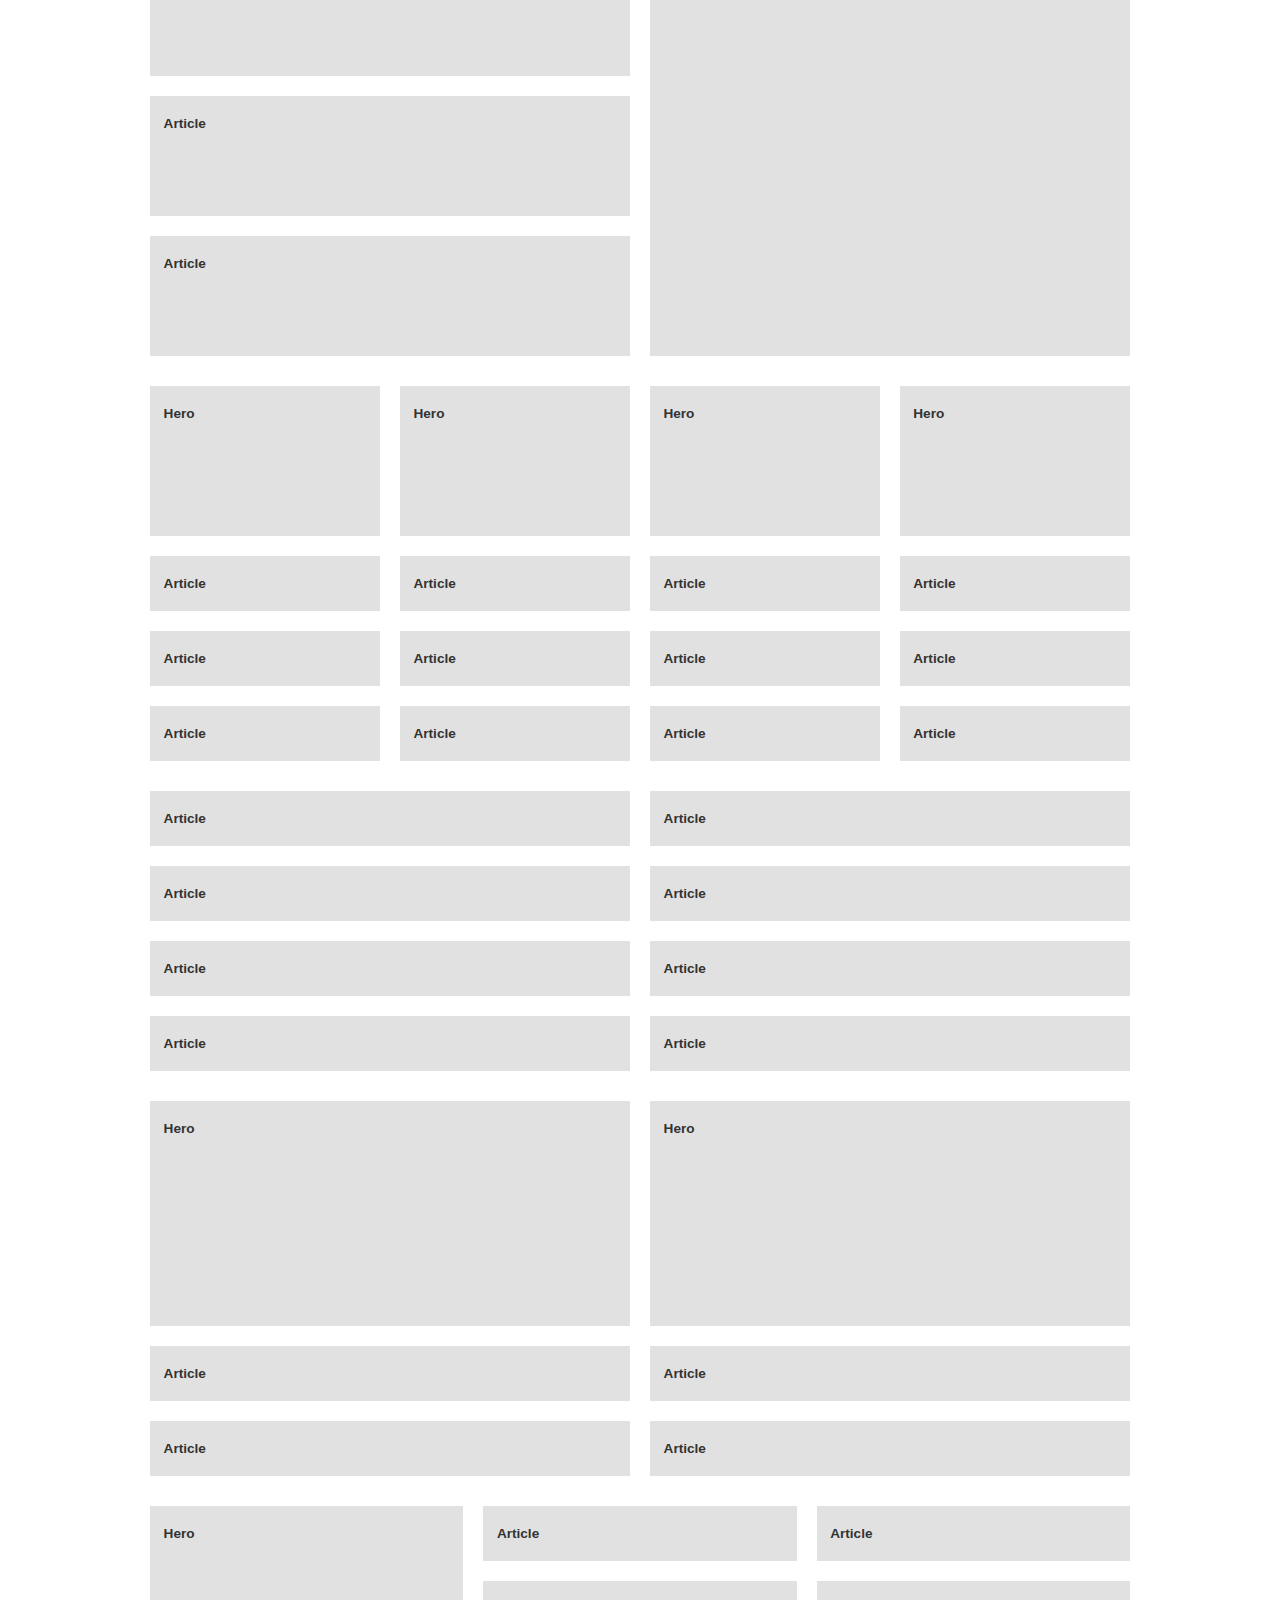
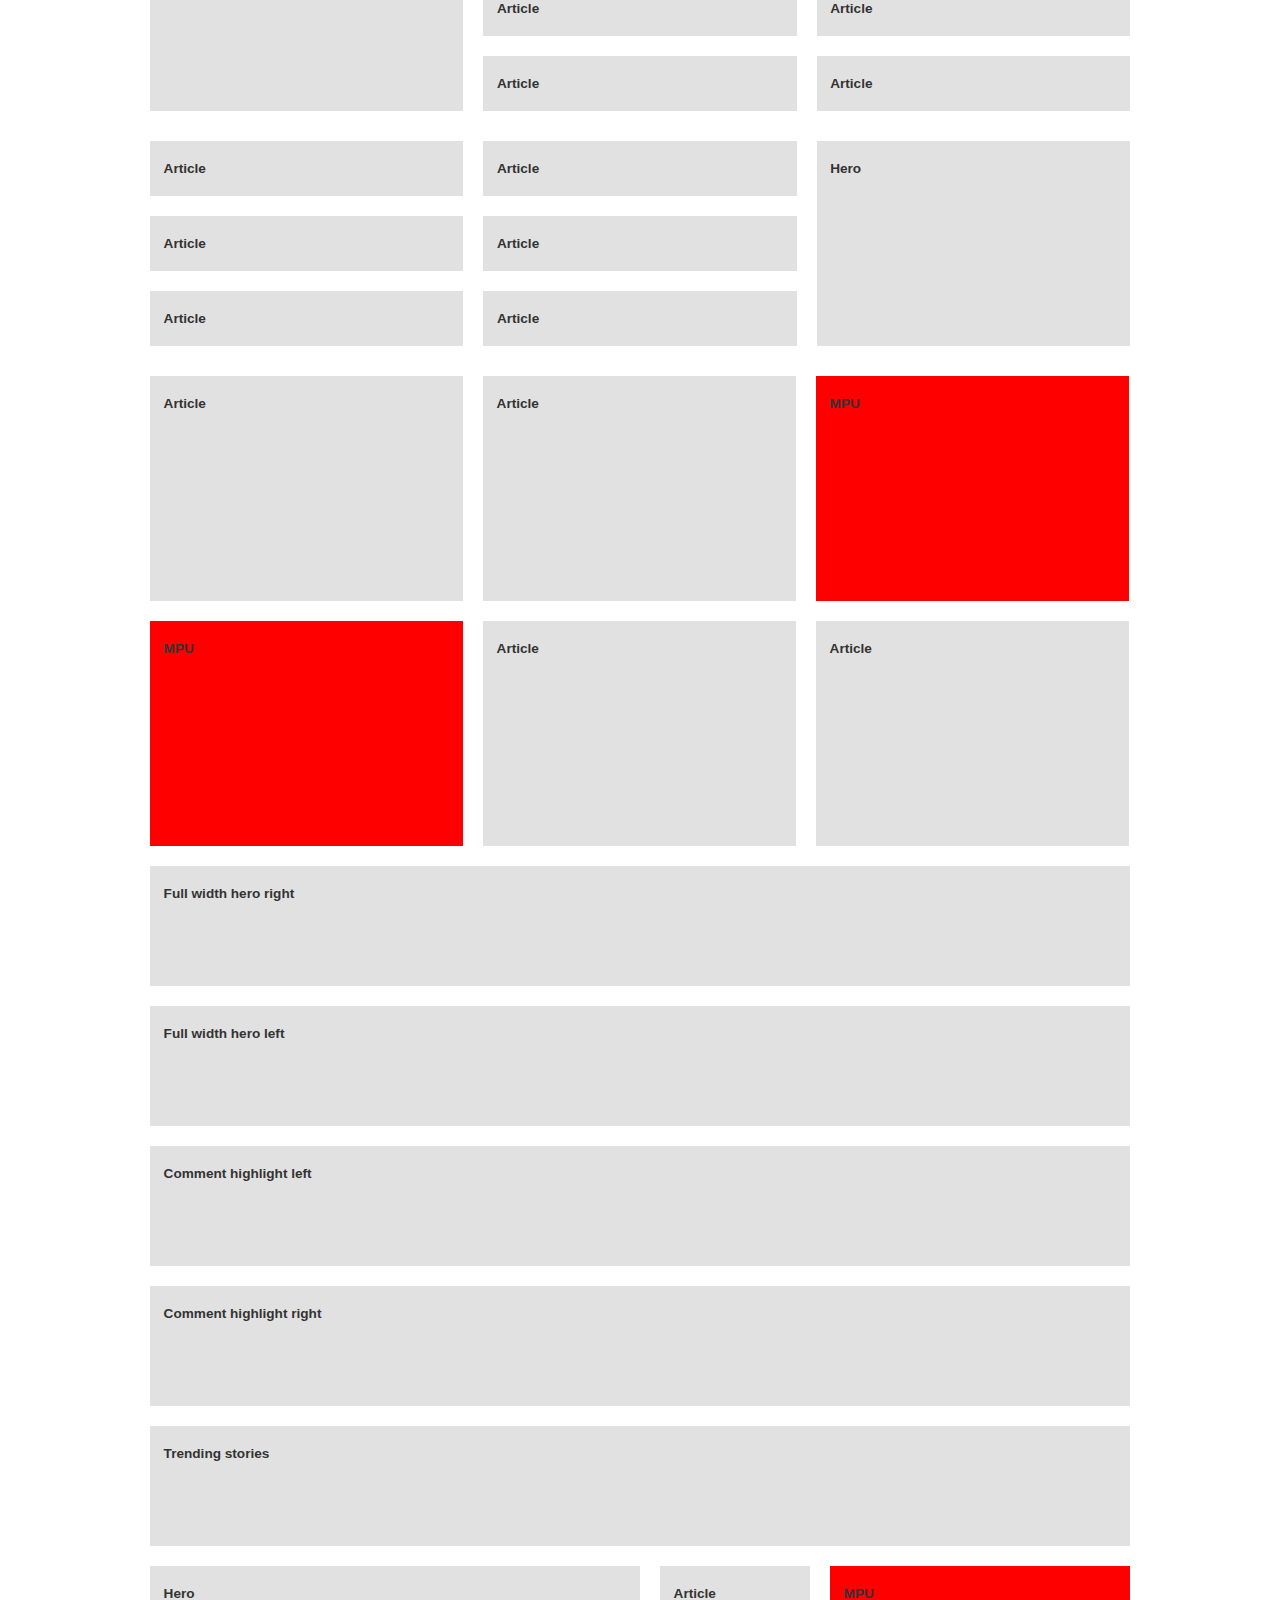
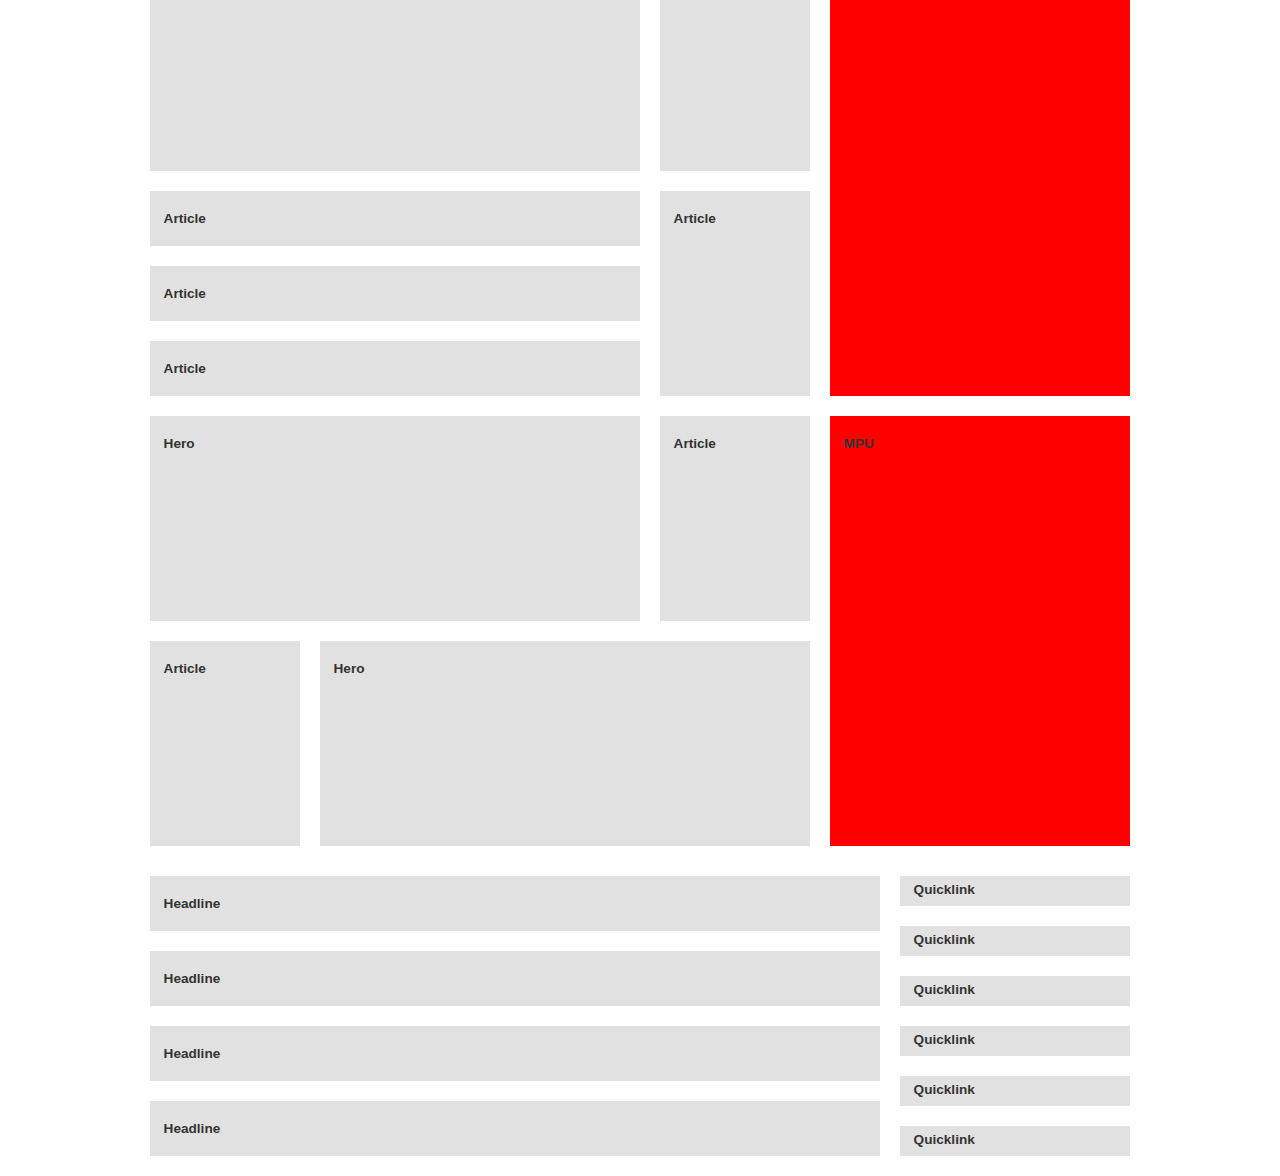
<file: grid.html>
<!DOCTYPE html>
<!--[if lt IE 7]><html class="no-js lt-ie9 lt-ie8 lt-ie7"> <![endif]-->
<!--[if IE 7]><html class="no-js lt-ie9 lt-ie8"> <![endif]-->
<!--[if IE 8]><html class="no-js lt-ie9"> <![endif]-->
<!--[if gt IE 8]><!-->
<html class="no-js">
<!--<![endif] -->

<head>
    <meta charset="utf-8">
    <meta http-equiv="X-UA-Compatible" content="IE=edge,chrome=1">
    <title>ES</title>
    <meta name="description" content="ES">
    <meta name="viewport" content="width=device-width">
    <link rel="stylesheet" href="css/rwdgrid.css">
    <link rel="stylesheet" href="css/style.css">
    <link rel="icon" href="favicon.ico" type="image/x-icon" />
    <!--[if lt IE 9]>
    <script src="http://html5shim.googlecode.com/svn/trunk/html5.js"></script>
    <script src="http://cdnjs.cloudflare.com/ajax/libs/respond.js/1.4.2/respond.min.js"></script>
    <![endif]-->
</head>

<body>
    <div id="backgroundHero" data-ism-event="1" data-ism-state="1">
    </div>
    <div id="backgroundTop" data-ism-event="1" data-ism-state="1">
    </div>
    <div class="container">
        <div class="grid-12 title">
            <p>Title row </p>
        </div>
        <div class="grid-9 hero-dmpu fixed">
            <p>Hero article </p>
        </div>
        <div class="grid-3 mpu hero-dmpu">
            <p>MPU </p>
        </div>
        <div class="grid-6 article-2">
            <p> Article</p>
        </div>
        <div class="grid-6 article-2">
            <p> Article</p>
        </div>
        <div class="grid-4 article-3">
            <p> Article </p>
        </div>
        <div class="grid-4 article-3">
            <p> Article </p>
        </div>
        <div class="grid-4 article-3">
            <p> Article </p>
        </div>
        <div class="grid-3 article-4">
            <p> Article </p>
        </div>
        <div class="grid-3 article-4">
            <p> Article </p>
        </div>
        <div class="grid-3 article-4">
            <p> Article </p>
        </div>
        <div class="grid-3 article-4">
            <p> Article </p>
        </div>
        <div class="grid-6 hero-dmpu">
            <p> Hero </p>
        </div>
        <div class="grid-6">
            <p> Article </p>
            <div class="nest">
                <div class="grid-12">
                    <p> Article </p>
                </div>
                <div class="grid-12">
                    <p> Article </p>
                </div>
            </div>
        </div>
        <div style="clear:both"></div>
        <div class="grid-6">
            <p> Article </p>
            <div class="nest">
                <div class="grid-12">
                    <p> Article </p>
                </div>
                <div class="grid-12">
                    <p> Article </p>
                </div>
            </div>
        </div>
        <div class="grid-6 hero-dmpu">
            <p> Hero </p>
        </div>
        <div style="clear:both"></div>
        <div class="grid-6 hero-dmpu-4">
            <p> Hero </p>
        </div>
        <div class="grid-6">
            <p> Article </p>
            <div class="nest">
                <div class="grid-12">
                    <p> Article </p>
                </div>
                <div class="grid-12">
                    <p> Article </p>
                </div>
                <div class="grid-12">
                    <p> Article </p>
                </div>
            </div>
        </div>
        <div style="clear:both"></div>
        <div class="grid-6">
            <p> Article </p>
            <div class="nest">
                <div class="grid-12">
                    <p> Article </p>
                </div>
                <div class="grid-12">
                    <p> Article </p>
                </div>
                <div class="grid-12">
                    <p> Article </p>
                </div>
            </div>
        </div>
        <div class="grid-6 hero-dmpu-4">
            <p> Hero </p>
        </div>
        <div style="clear:both"></div>
        <div class="grid-3 article-4">
            <p> Hero </p>
            <div class="nest">
                <div class="grid-12 article-small">
                    <p> Article </p>
                </div>
                <div class="grid-12 article-small">
                    <p> Article </p>
                </div>
                <div class="grid-12 article-small">
                    <p> Article </p>
                </div>
            </div>
        </div>
        <div class="grid-3 article-4">
            <p> Hero </p>
            <div class="nest">
                <div class="grid-12 article-small">
                    <p> Article </p>
                </div>
                <div class="grid-12 article-small">
                    <p> Article </p>
                </div>
                <div class="grid-12 article-small">
                    <p> Article </p>
                </div>
            </div>
        </div>
        <div class="grid-3 article-4">
            <p> Hero </p>
            <div class="nest">
                <div class="grid-12 article-small">
                    <p> Article </p>
                </div>
                <div class="grid-12 article-small">
                    <p> Article </p>
                </div>
                <div class="grid-12 article-small">
                    <p> Article </p>
                </div>
            </div>
        </div>
        <div class="grid-3 article-4">
            <p> Hero </p>
            <div class="nest">
                <div class="grid-12 article-small">
                    <p> Article </p>
                </div>
                <div class="grid-12 article-small">
                    <p> Article </p>
                </div>
                <div class="grid-12 article-small">
                    <p> Article </p>
                </div>
            </div>
        </div>
        <div style="clear:both"></div>
        <div class="grid-6 article-small">
            <p> Article </p>
            <div class="nest">
                <div class="grid-12 article-small">
                    <p> Article </p>
                </div>
                <div class="grid-12 article-small">
                    <p> Article </p>
                </div>
                <div class="grid-12 article-small">
                    <p> Article </p>
                </div>
            </div>
        </div>
        <div class="grid-6 article-small">
            <p> Article </p>
            <div class="nest">
                <div class="grid-12 article-small">
                    <p> Article </p>
                </div>
                <div class="grid-12 article-small">
                    <p> Article </p>
                </div>
                <div class="grid-12 article-small">
                    <p> Article </p>
                </div>
            </div>
        </div>
        <div style="clear:both"></div>
        <div class="grid-6 article-3">
            <p> Hero </p>
            <div class="nest">
                <div class="grid-12 article-small">
                    <p> Article </p>
                </div>
                <div class="grid-12 article-small">
                    <p> Article </p>
                </div>
            </div>
        </div>
        <div class="grid-6 article-3">
            <p> Hero </p>
            <div class="nest">
                <div class="grid-12 article-small">
                    <p> Article </p>
                </div>
                <div class="grid-12 article-small">
                    <p> Article </p>
                </div>
            </div>
        </div>
        <div style="clear:both"></div>
        <div class="grid-4 hero-3">
            <p> Hero </p>
        </div>
        <div class="grid-4 article-small">
            <p> Article </p>
            <div class="nest">
                <div class="grid-12 article-small">
                    <p> Article </p>
                </div>
                <div class="grid-12 article-small">
                    <p> Article </p>
                </div>
            </div>
        </div>
        <div class="grid-4 article-small">
            <p> Article </p>
            <div class="nest">
                <div class="grid-12 article-small">
                    <p> Article </p>
                </div>
                <div class="grid-12 article-small">
                    <p> Article </p>
                </div>
            </div>
        </div>
        <div style="clear:both"></div>
        <div class="grid-4 article-small">
            <p> Article </p>
            <div class="nest">
                <div class="grid-12 article-small">
                    <p> Article </p>
                </div>
                <div class="grid-12 article-small">
                    <p> Article </p>
                </div>
            </div>
        </div>
        <div class="grid-4 article-small">
            <p> Article </p>
            <div class="nest">
                <div class="grid-12 article-small">
                    <p> Article </p>
                </div>
                <div class="grid-12 article-small">
                    <p> Article </p>
                </div>
            </div>
        </div>
        <div class="grid-4 hero-3">
            <p> Hero </p>
        </div>
        <div style="clear:both"></div>
        <div class="grid-4 article-3 fixed3">
            <p> Article </p>
        </div>
        <div class="grid-4 article-3 fixed3">
            <p> Article </p>
        </div>
        <div class="grid-4 article-3 mpu1">
            <p> MPU </p>
        </div>
        <div class="grid-4 article-3 mpu1">
            <p> MPU </p>
        </div>
        <div class="grid-4 article-3 fixed3">
            <p> Article </p>
        </div>
        <div class="grid-4 article-3 fixed3">
            <p> Article </p>
        </div>
        <div class="grid-12">
            <p> Full width hero right </p>
        </div>
        <div class="grid-12">
            <p> Full width hero left </p>
        </div>
        <div class="grid-12">
            <p> Comment highlight left </p>
        </div>
        <div class="grid-12">
            <p> Comment highlight right </p>
        </div>
        <div class="grid-12">
            <p> Trending stories </p>
        </div>
        <div class="grid-9 zero fixed">
            <p> </p>
            <div class="nest margin-top-130">
                <div class="grid-9 article-33">
                    <p> Hero </p>
                    <div class="nest">
                        <div class="grid-12 article-small">
                            <p> Article </p>
                        </div>
                    </div>
                    <div class="nest">
                        <div class="grid-12 article-small">
                            <p> Article </p>
                        </div>
                    </div>
                    <div class="nest">
                        <div class="grid-12 article-small">
                            <p> Article </p>
                        </div>
                    </div>
                </div>
                <div class="grid-3 article-33">
                    <p> Article </p>
                    <div class="nest">
                        <div class="grid-12 article-33">
                            <p> Article </p>
                        </div>
                    </div>
                </div>
            </div>
        </div>
        <div class="grid-3 hero-5 mpu">
            <p> MPU </p>
        </div>
        <div class="grid-9 zero fixed">
            <p> </p>
            <div class="nest margin-top-150">
                <div class="grid-9 article-33">
                    <p> Hero </p>
                </div>
                <div class="grid-3 article-33">
                    <p> Article </p>
                </div>
            </div>
            <div class="nest margin-top">
                <div class="grid-3 article-33">
                    <p> Article </p>
                </div>
                <div class="grid-9 article-33">
                    <p> Hero </p>
                </div>
            </div>
        </div>
        <div class="grid-3 hero-5 mpu margin-top-20">
            <p> MPU </p>
        </div>
        <div style="clear:both"></div>
        <div class="grid-9 article-small">
            <p> Headline </p>
            <div class="nest">
                <div class="grid-12 article-small">
                    <p> Headline </p>
                </div>
                <div class="grid-12 article-small">
                    <p> Headline </p>
                </div>
                <div class="grid-12 article-small">
                    <p> Headline </p>
                </div>
            </div>
        </div>
        <div class="grid-3 article-super-small">
            <p> Quicklink </p>
            <div class="nest">
                <div class="grid-12 article-super-small">
                    <p> Quicklink </p>
                </div>
                <div class="grid-12 article-super-small">
                    <p> Quicklink </p>
                </div>
                <div class="grid-12 article-super-small">
                    <p> Quicklink </p>
                </div>
                <div class="grid-12 article-super-small">
                    <p> Quicklink </p>
                </div>
                <div class="grid-12 article-super-small">
                    <p> Quicklink </p>
                </div>
            </div>
        </div>
    </div>
</body>

</html>
</file>
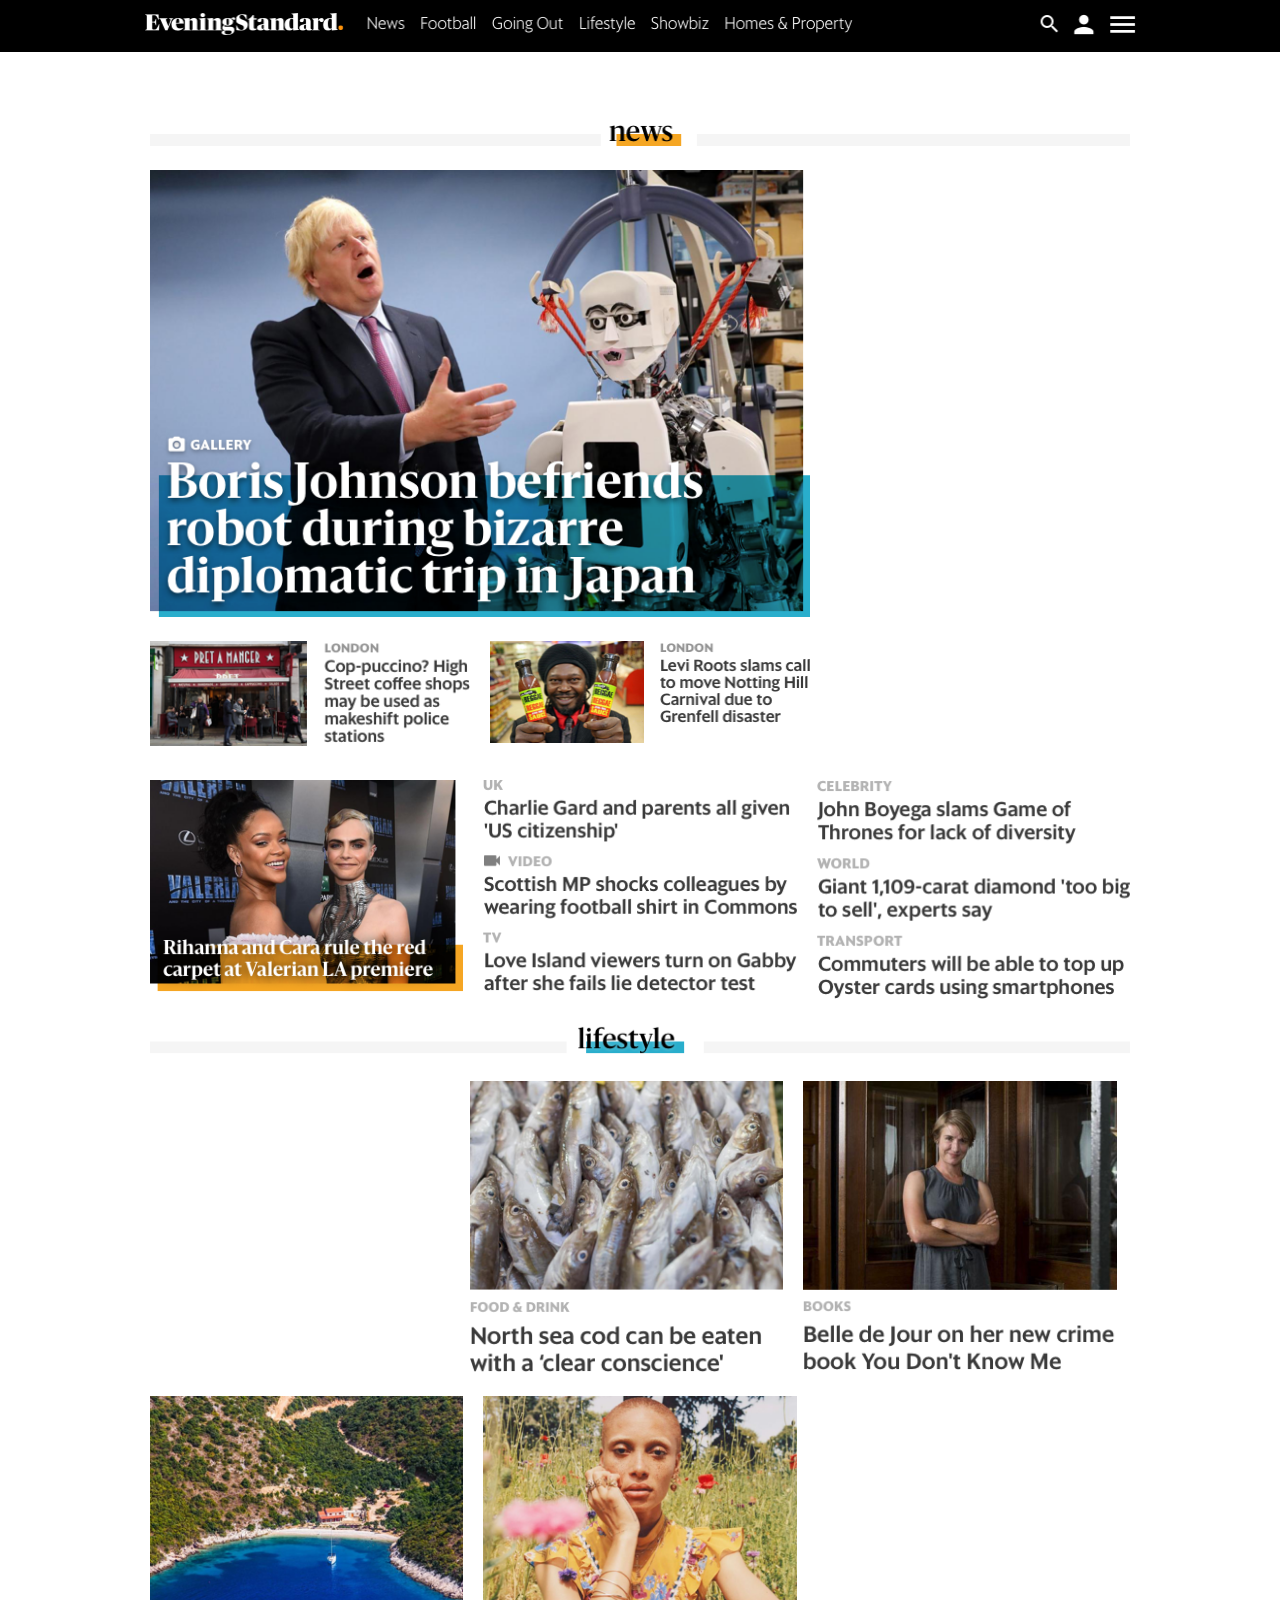
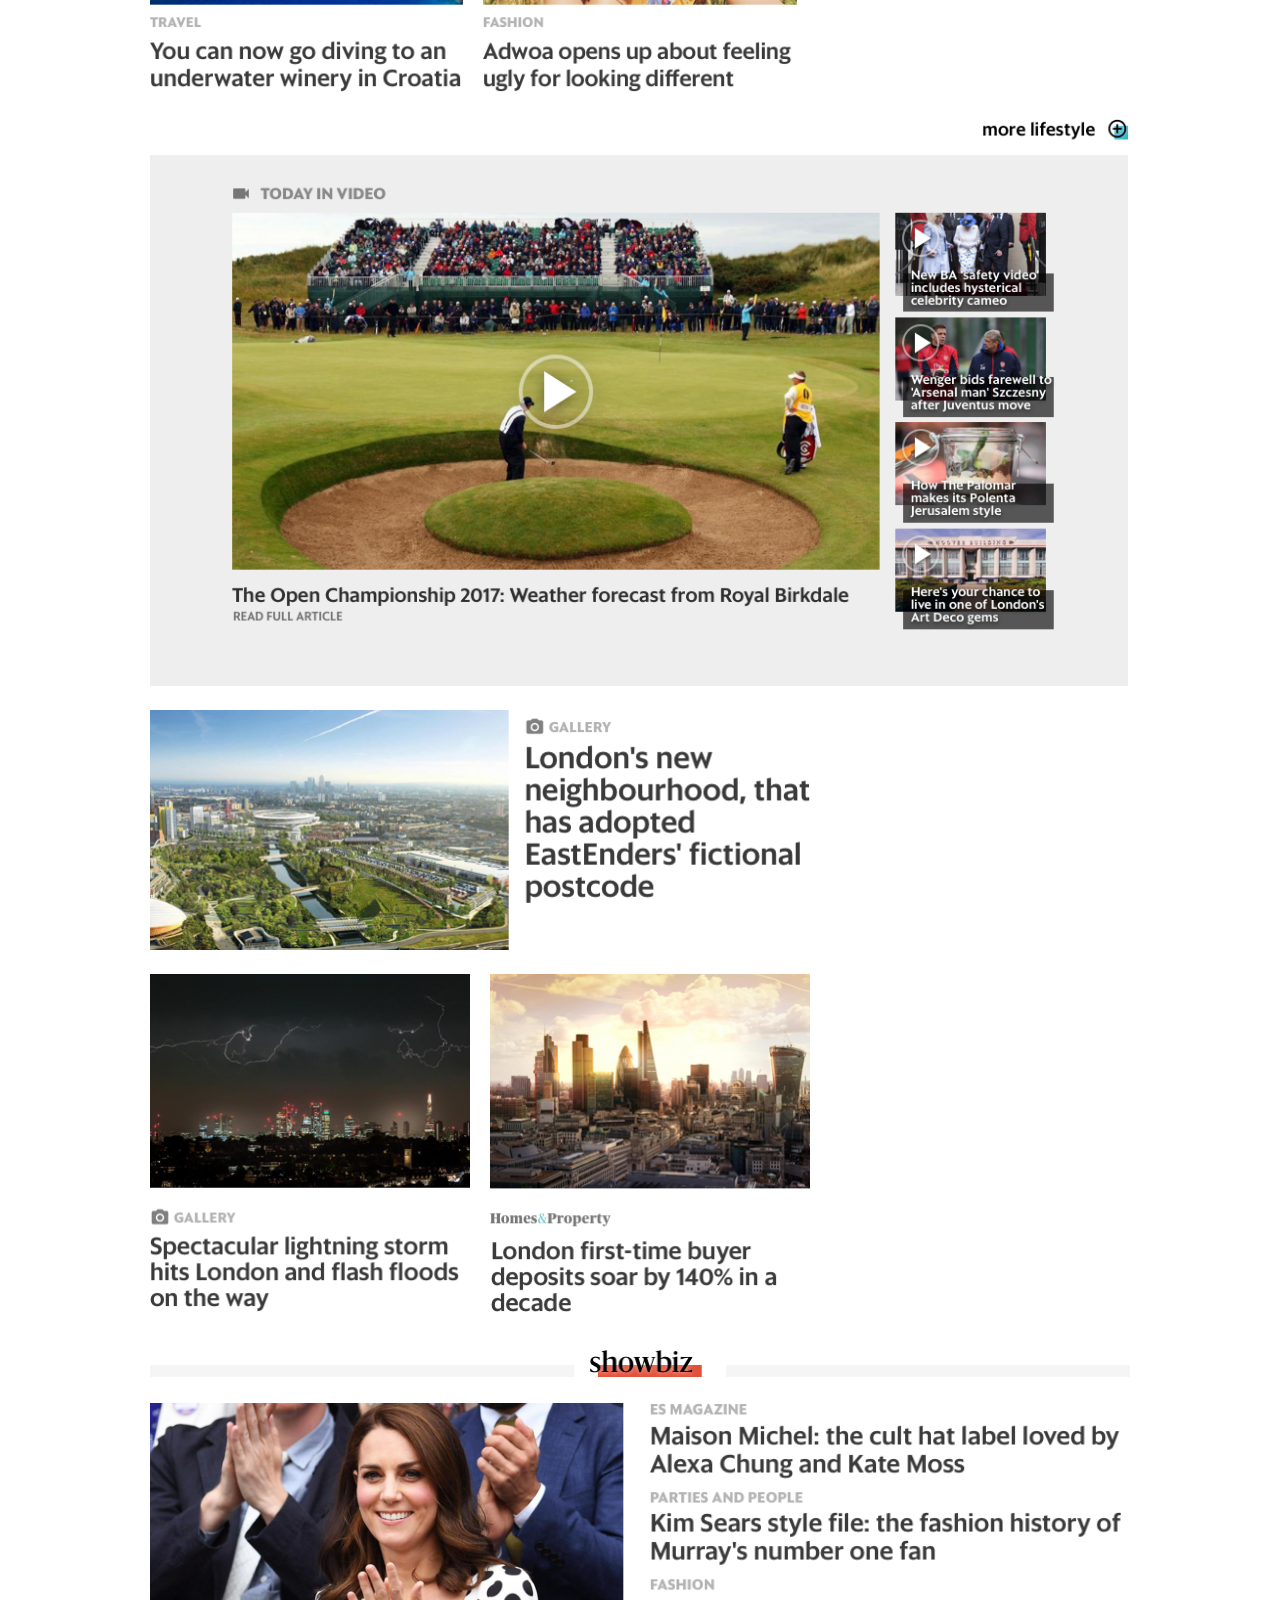
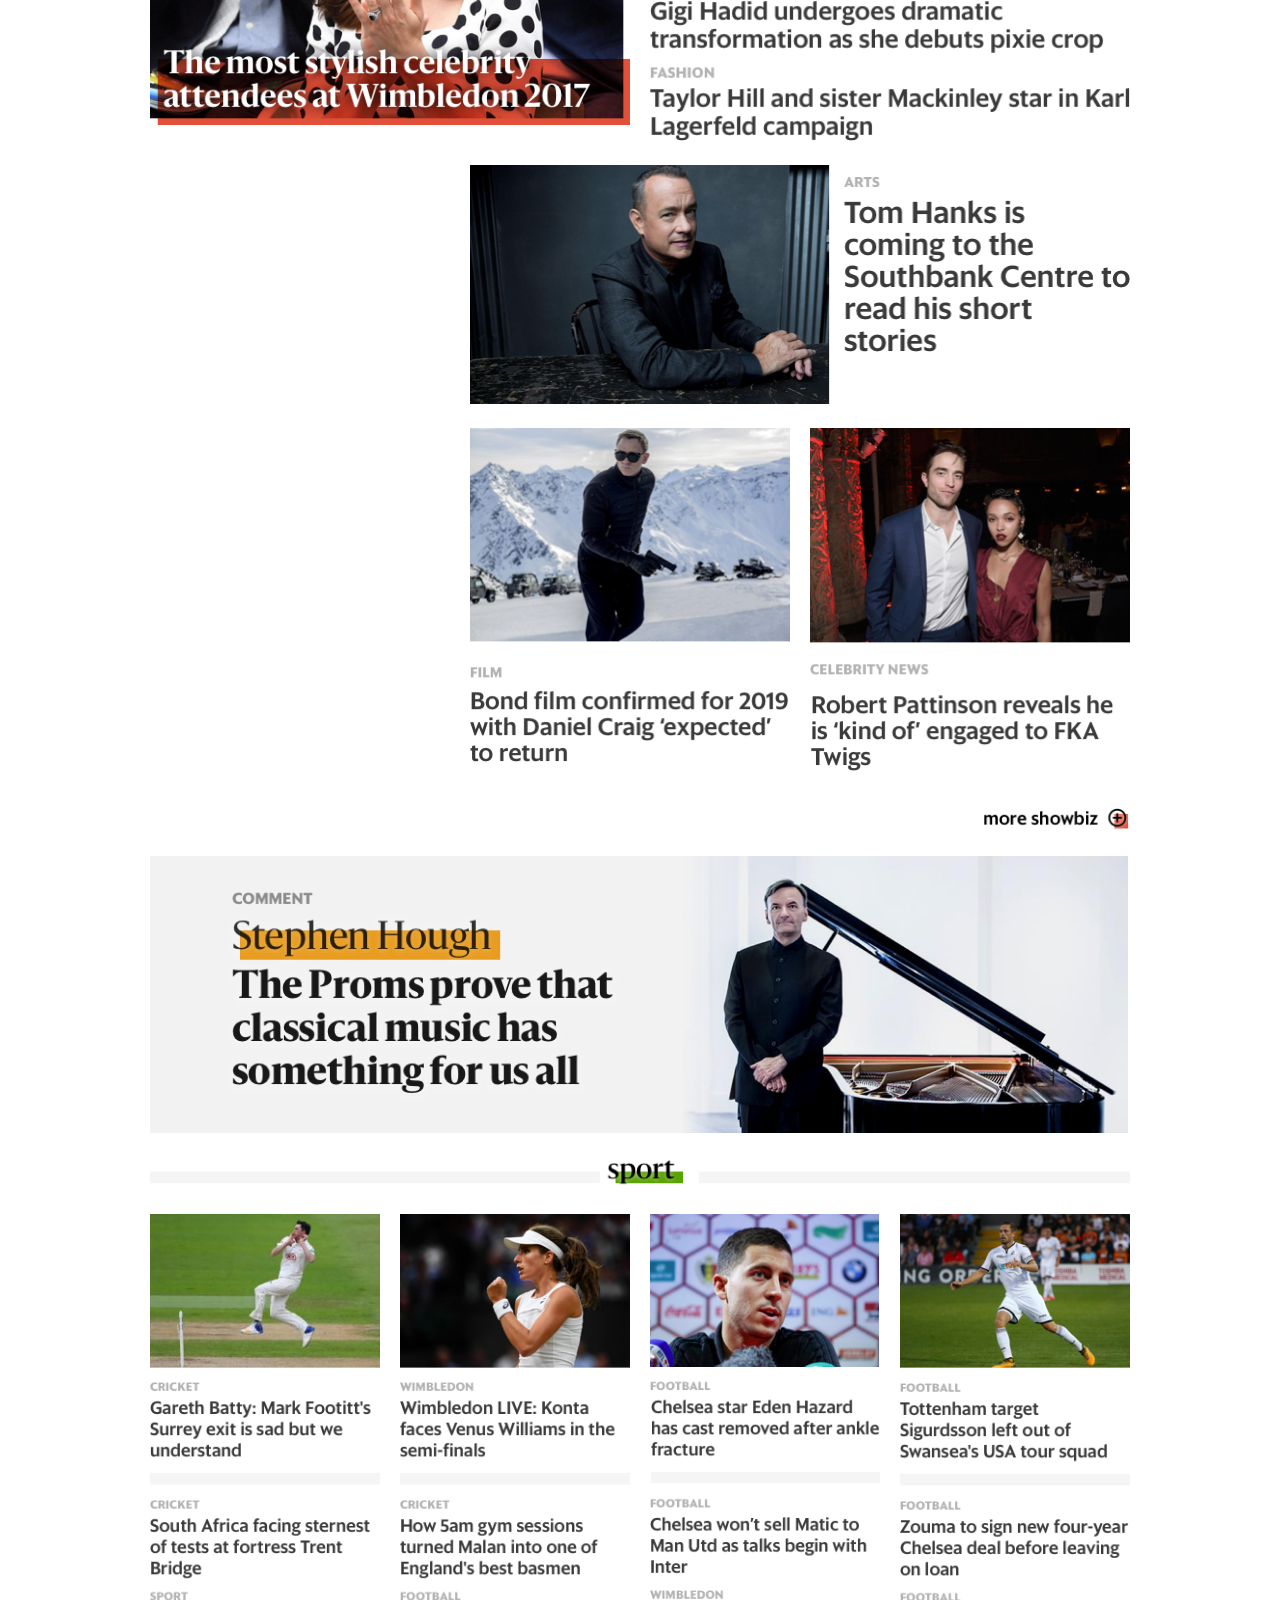
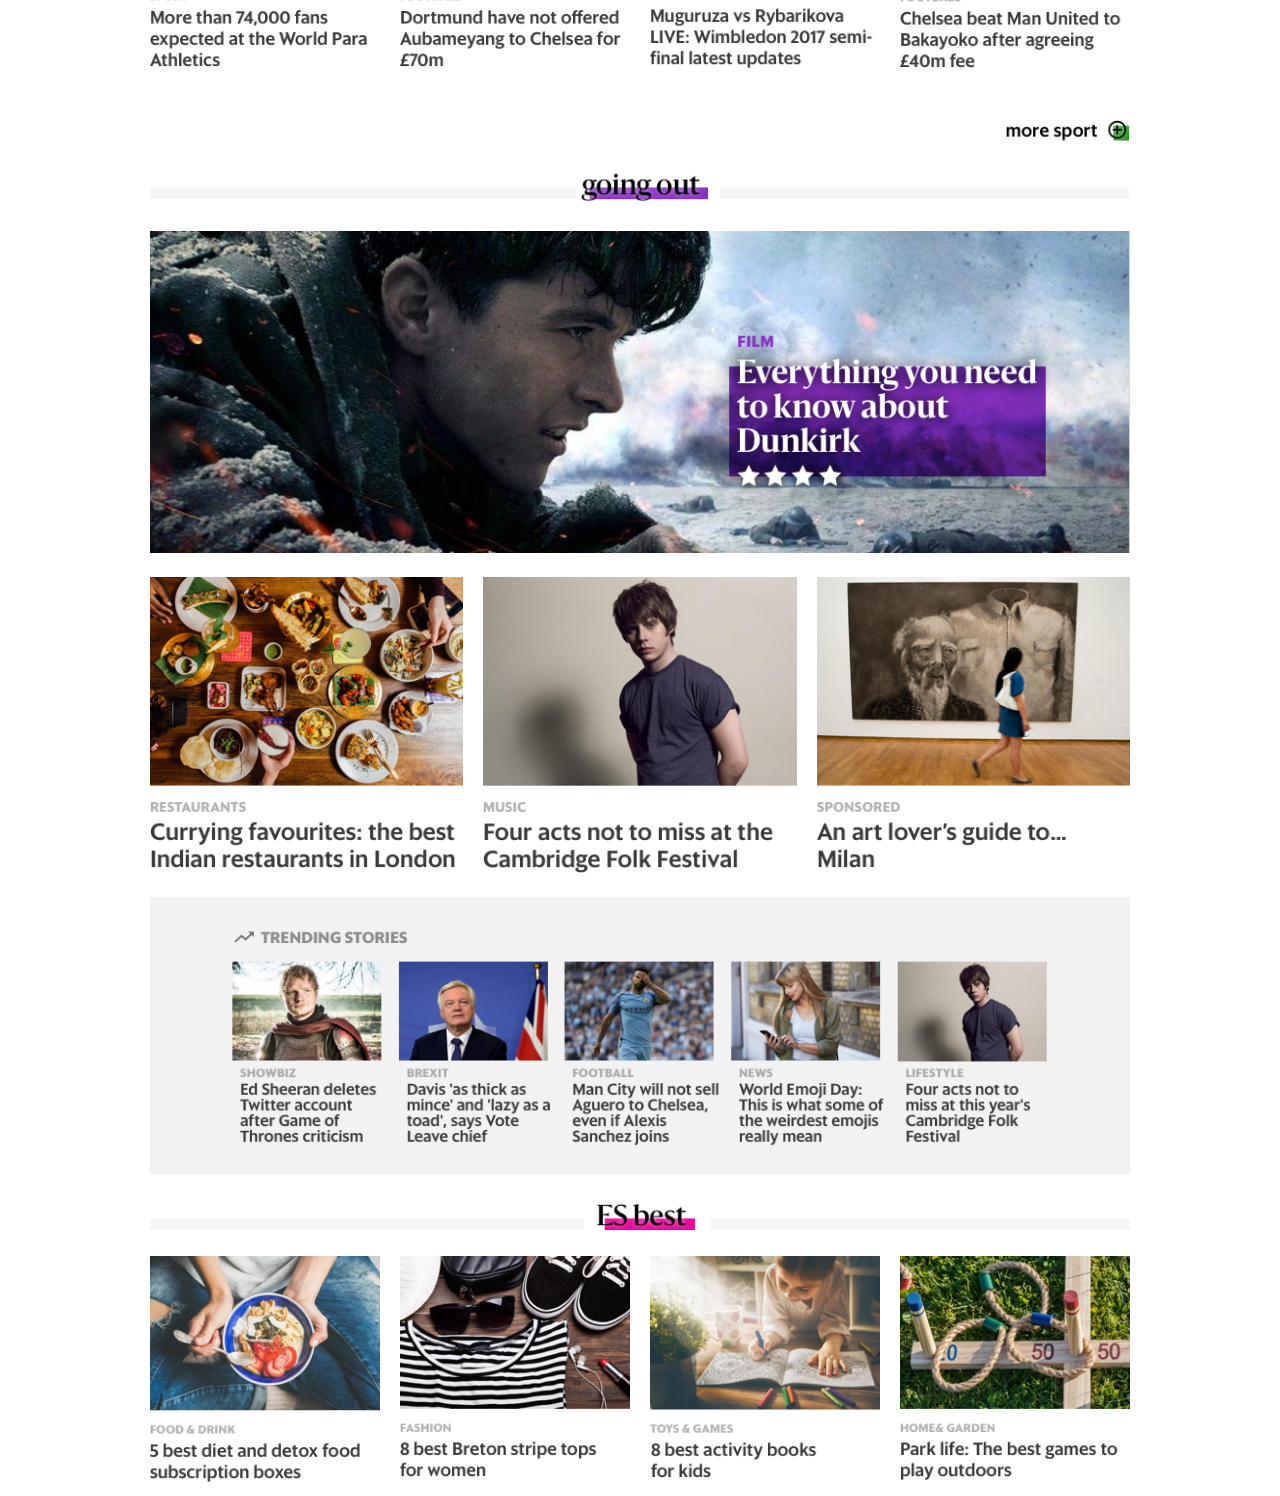
<file: homepage-site-takeover.html>
<!DOCTYPE html>
<!--[if lt IE 7]><html class="no-js lt-ie9 lt-ie8 lt-ie7"> <![endif]-->
<!--[if IE 7]><html class="no-js lt-ie9 lt-ie8"> <![endif]-->
<!--[if IE 8]><html class="no-js lt-ie9"> <![endif]-->
<!--[if gt IE 8]><!-->
<html class="no-js">
<!--<![endif] -->

<head>
    <meta charset="utf-8">
    <meta http-equiv="X-UA-Compatible" content="IE=edge,chrome=1">
    <title>ES</title>
    <meta name="description" content="ES">
    <meta name="viewport" content="width=device-width">
    <link rel="stylesheet" href="css/rwdgrid.css">
    <link rel="stylesheet" href="css/style.css">
    <link rel="icon" href="favicon.ico" type="image/x-icon" />
    <script async="async" src="https://www.googletagservices.com/tag/js/gpt.js"></script>
    <script>
        var googletag = googletag || {};
        googletag.cmd = googletag.cmd || [];
        // inSkin targeting var
        var fn_pageskin = "no";
        var es_GPT = "/71347885/test_main_eveningstandard_redesign/es_grid";

        if (screen.width >= 1280) {
            fn_pageskin = "yes";
        }

        googletag.cmd.push(function() {
            googletag.defineSlot(es_GPT, [
                    [728, 90],
                    [970, 250]
                ], "leaderboard")
                .addService(googletag.pubads())
                .setTargeting("inskin", fn_pageskin)
                .setTargeting("tile", "leaderboard");


            googletag.defineSlot(es_GPT, [300, 600], "mpu0")
                .addService(googletag.pubads())
                .setTargeting("tile", "mpu06");

            googletag.defineSlot(es_GPT, [300, 601], "mpu1")
                .addService(googletag.pubads())
                .setTargeting("tile", "mpu1");

            googletag.defineSlot(es_GPT, [300, 602], "mpu2")
                .addService(googletag.pubads())
                .setTargeting("tile", "mpu2");

            googletag.defineSlot(es_GPT, [300, 253], "mpu3")
                .addService(googletag.pubads())
                .setTargeting("tile", "mpu3");

            googletag.defineSlot(es_GPT, [300, 254], "mpu4")
                .addService(googletag.pubads())
                .setTargeting("tile", "mpu4");

            googletag.defineOutOfPageSlot(es_GPT, "outofpageslot")
                .addService(googletag.pubads())
                .setTargeting("tile", "outofpageslot");

            googletag.defineSlot(es_GPT, [3, 3], 'thirdparty01')
                .addService(googletag.pubads())
                .setTargeting("tile", "thirdparty01");

            googletag.pubads().enableSingleRequest();
            googletag.enableServices();
        });
    </script>
    <!--[if lt IE 9]>
    <script src="http://html5shim.googlecode.com/svn/trunk/html5.js"></script>
    <script src="http://cdnjs.cloudflare.com/ajax/libs/respond.js/1.4.2/respond.min.js"></script>
    <![endif]-->
</head>

<body>
    <div id="nav">
        <img src="img/nav.png" class="desktop nav-img" />
        <img src="img/nav-mob.png" class="mobile nav-img" />
    </div>
    <!--<div id="backgroundHero" data-ism-event="1" data-ism-state="1">
    </div>
    <div id="backgroundTop" data-ism-event="1" data-ism-state="1">
    </div>-->
    <div id="leaderboard">
        <script>
            googletag.cmd.push(function() {
                googletag.display("leaderboard");
            });
        </script>
    </div>
    <div class="container">
        <div class="container">
            <div class="grid-12 title1">
                <img src="img/title-row.png" class="desktop" />
                <img src="img/title-row-mob.png" class="mobile" />
            </div>
            <div class="grid-9 fixed">
                <img src="img/hero-main.png" class="desktop" />
                <img src="img/hero-main-mob.png" class="mobile" />
                <div class="nest">
                    <div class="grid-6 full">
                        <img src="img/hero-article1.png" class="desktop" />
                        <img src="img/hero-article1-mob.png" class="mobile" />
                    </div>
                    <div class="grid-6 full">
                        <img src="img/hero-article2.png" class="desktop" />
                        <img src="img/hero-article2-mob.png" class="mobile" />
                    </div>
                </div>
            </div>
            <div id="mpu0">
                <script>
                    googletag.cmd.push(function() {
                        googletag.display("mpu0");
                    });
                </script>
            </div>
            <!--<div class="grid-3 mpu hero-dmpu">
            <img src="img/mpu.png" class="desktop" />
            <img src="img/mpu2.png" class="mobile" />
        </div>-->
            <div class="grid-4 article-3">
                <img src="img/article-3-1.png" class="no-tablet-no-mob" />
                <img src="img/article-3-1-mob.png" class="mobile" />
                <img src="img/article-3-1-tab.png" class="tablet" />
            </div>
            <div class="grid-4 article-3">
                <img src="img/article-3-2.png" class="no-tablet-no-mob" />
                <img src="img/article-3-2-mob.png" class="mobile" />
                <img src="img/article-3-2-tab.png" class="tablet" />
            </div>
            <div class="grid-4 article-3">
                <img src="img/article-3-3.png" class="no-tablet-no-mob" />
                <!--<img src="img/article-3-3-mob.png" class="mobile" />-->
                <img src="img/article-3-3-tab.png" class="tablet" />
            </div>
            <div style="clear:both"></div>
            <div class="grid-12">
                <img src="img/title-row1.png" class="desktop" />
                <img src="img/title-row1-mob.png" class="mobile" />
            </div>
            <div id="mpu3">
                <script>
                    googletag.cmd.push(function() {
                        googletag.display("mpu3");
                    });
                </script>
            </div>
            <!--<div class="grid-4 article-3 mpu2">
            <img src="img/ES-tickets.png" />
        </div>-->
            <div class="grid-4 article-3 half-tablet">
                <img src="img/article-3-4.png" class="no-tablet-no-mob" />
                <img src="img/article-3-4-mob.png" class="tablet" />
                <img src="img/article-3-4-2mob.png" class="mobile" />
            </div>
            <div class="grid-4 article-3 half-tablet">
                <img src="img/article-3-5.png" class="no-tablet-no-mob" />
                <img src="img/article-3-4-mob.png" class="tablet" />
                <img src="img/article-3-5-mob.png" class="mobile" />
            </div>
            <div style="clear:both"></div>
            <div class="grid-4 article-3 half-tablet">
                <img src="img/article-3-6.png" class="no-tablet-no-mob" />
                <img src="img/article-3-4-mob.png" class="tablet" />
                <img src="img/article-3-6-mob.png" class="mobile" />
            </div>
            <div class="clear-tablet"></div>
            <div class="grid-4 article-3 half-tablet">
                <img src="img/article-3-7.png" class="no-tablet-no-mob" />
                <img src="img/article-3-4-mob.png" class="tablet" />
                <img src="img/article-3-7-mob.png" class="mobile" />
            </div>
            <div id="mpu4">
                <script>
                    googletag.cmd.push(function() {
                        googletag.display("mpu4");
                    });
                </script>
            </div>
            <!--<div class="grid-4 article-3 mpu1 left">
            <img src="img/mpu2.png" class="margin-top-minus-150" />
        </div>-->
            <div class="grid-12">
                <img src="img/mega-video.png" class="desktop" />
                <img src="img/mega-video-mob.png" class="mobile" />
            </div>
            <div class="grid-9 fixed">
                <img src="img/showbiz1.png" class="no-tablet-no-mob" />
                <img src="img/showbiz1-mob.png" class="mobile" />
                <img src="img/showbiz1-tab.png" class="tablet" />
                <div class="nest">
                    <div class="grid-6 half">
                        <img src="img/showbiz2.png" class="no-tablet-no-mob" />
                        <img src="img/showbiz2-mob.png" class="mobile" />
                        <img src="img/showbiz2-tab.png" class="tablet" />
                    </div>
                    <div class="grid-6 half">
                        <img src="img/showbiz3.png" class="no-tablet-no-mob" />
                        <img src="img/showbiz3-mob.png" class="mobile" />
                        <img src="img/showbiz3-tab.png" class="tablet" />
                    </div>
                </div>
            </div>
            <div id="mpu1">
                <script>
                    googletag.cmd.push(function() {
                        googletag.display("mpu1");
                    });
                </script>
            </div>
            <!--<div class="grid-3 mpu hero-dmpu">
            <img src="img/mpu.png" class="desktop" />
            <img src="img/mpu2.png" class="mobile" />
        </div>-->
            <div class="grid-12">
                <img src="img/title-row2.png" class="desktop" />
                <img src="img/title-row2-mob.png" class="mobile" />
            </div>
            <div class="grid-6">
                <img src="img/hero-article3.png" class="no-tablet-no-mob" />
                <img src="img/hero-article3-mob.png" class="mobile" />
                <img src="img/hero-article3-tab.png" class="tablet" />
            </div>
            <div class="grid-6">
                <img src="img/article-list.png" class="no-tablet-no-mob" />
                <img src="img/article-list-mob.png" class="mobile" />
                <img src="img/article-list-tab.png" class="tablet" />
            </div>
            <div style="clear:both"></div>
            <div id="mpu2">
                <script>
                    googletag.cmd.push(function() {
                        googletag.display("mpu2");
                    });
                </script>
            </div>
            <!--<div class="grid-3 mpu hero-dmpu">
            <img src="img/mpu.png" class="desktop" />
            <img src="img/mpu2.png" class="mobile" />
        </div>-->
            <div class="grid-9 fixed">
                <img src="img/showbiz4.png" class="no-tablet-no-mob" />
                <img src="img/showbiz4-mob.png" class="mobile" />
                <img src="img/showbiz1-tab.png" class="tablet" />
                <div class="nest">
                    <div class="grid-6 half">
                        <img src="img/showbiz5.png" class="no-tablet-no-mob" />
                        <img src="img/showbiz5-mob.png" class="mobile" />
                        <img src="img/showbiz2-tab.png" class="tablet" />
                    </div>
                    <div class="grid-6 half">
                        <img src="img/showbiz6.png" class="no-tablet-no-mob" />
                        <img src="img/showbiz6-mob.png" class="mobile" />
                        <img src="img/showbiz3-tab.png" class="tablet" />
                    </div>
                </div>
            </div>
            <div class="grid-12">
                <img src="img/comment.png" class="desktop" />
                <img src="img/comment1-mob.png" class="mobile" />
            </div>
            <div class="grid-12">
                <img src="img/title-row3.png" class="desktop" />
                <img src="img/title-row3-mob.png" class="mobile" />
            </div>
            <div class="grid-3 article-4 half">
                <img src="img/sport1.png" class="no-tablet-no-mob" />
                <img src="img/sport1-mob.png" class="mobile" />
                <img src="img/sport1-tab.png" class="tablet" />
            </div>
            <div class="grid-3 article-4 half">
                <img src="img/sport2.png" class="no-tablet-no-mob" />
                <img src="img/sport2-mob.png" class="mobile" />
                <img src="img/sport2-tab.png" class="tablet" />
            </div>
            <div class="grid-3 article-4 half">
                <img src="img/sport3.png" class="no-tablet-no-mob" />
                <img src="img/sport3-mob.png" class="mobile" />
                <img src="img/sport3-tab.png" class="tablet" />
            </div>
            <div class="grid-3 article-4 half">
                <img src="img/sport4.png" class="no-tablet-no-mob" />
                <img src="img/sport4-mob.png" class="mobile" />
                <img src="img/sport4-tab.png" class="tablet" />
            </div>
            <div class="grid-12 title">
                <img src="img/title-row4.png" class="desktop" />
                <img src="img/title-row4-mob.png" class="mobile" />
            </div>
            <div class="grid-12">
                <img src="img/full-hero.png" class="desktop" />
                <img src="img/full-hero-mob.png" class="mobile" />
            </div>
            <div class="grid-4 article-3">
                <img src="img/going-out1.png" class="no-tablet" />
                <img src="img/going-out1-tab.png" class="tablet" />
            </div>
            <div class="grid-4 article-3">
                <img src="img/going-out2.png" class="no-tablet" />
                <img src="img/going-out1-tab.png" class="tablet" />
            </div>
            <div class="grid-4 article-3">
                <img src="img/going-out3.png" class="no-tablet" />
                <img src="img/going-out1-tab.png" class="tablet" />
            </div>

            <div class="grid-12">
                <img src="img/trending.png" class="no-tablet-no-mob" />
                <img src="img/trending-mob.png" class="mobile" />
                <img src="img/trending-tab.png" class="tablet" />
            </div>
            <div class="grid-12">
                <img src="img/title-row5.png" class="desktop" />
                <img src="img/title-row5-mob.png" class="mobile" />
            </div>
            <div class="grid-3 article-4">
                <img src="img/best1.png" class="no-tablet-no-mob" />
                <img src="img/best1-mob.png" class="mobile" />
                <img src="img/best1-tab.png" class="tablet" />
            </div>
            <div class="grid-3 article-4">
                <img src="img/best2.png" class="no-tablet-no-mob" />
                <img src="img/best2-mob.png" class="mobile" />
                <img src="img/best2-tab.png" class="tablet" />
            </div>
            <div class="grid-3 article-4">
                <img src="img/best3.png" class="no-tablet-no-mob" />
                <img src="img/best3-mob.png" class="mobile" />
                <img src="img/best3-tab.png" class="tablet" />
            </div>
            <div class="grid-3 article-4">
                <img src="img/best4.png" class="no-tablet-no-mob" />
                <img src="img/best4-mob.png" class="mobile" />
                <img src="img/best4-tab.png" class="tablet" />
            </div>
        </div>
        <div id="outofpageslot">
            <script>
                googletag.cmd.push(function() {
                    googletag.display("outofpageslot");
                });
            </script>
        </div>
        <div id="thirdparty01">
            <script>
                googletag.cmd.push(function() {
                    googletag.display("thirdparty01");
                });
            </script>
        </div>
</body>

</html>
</file>
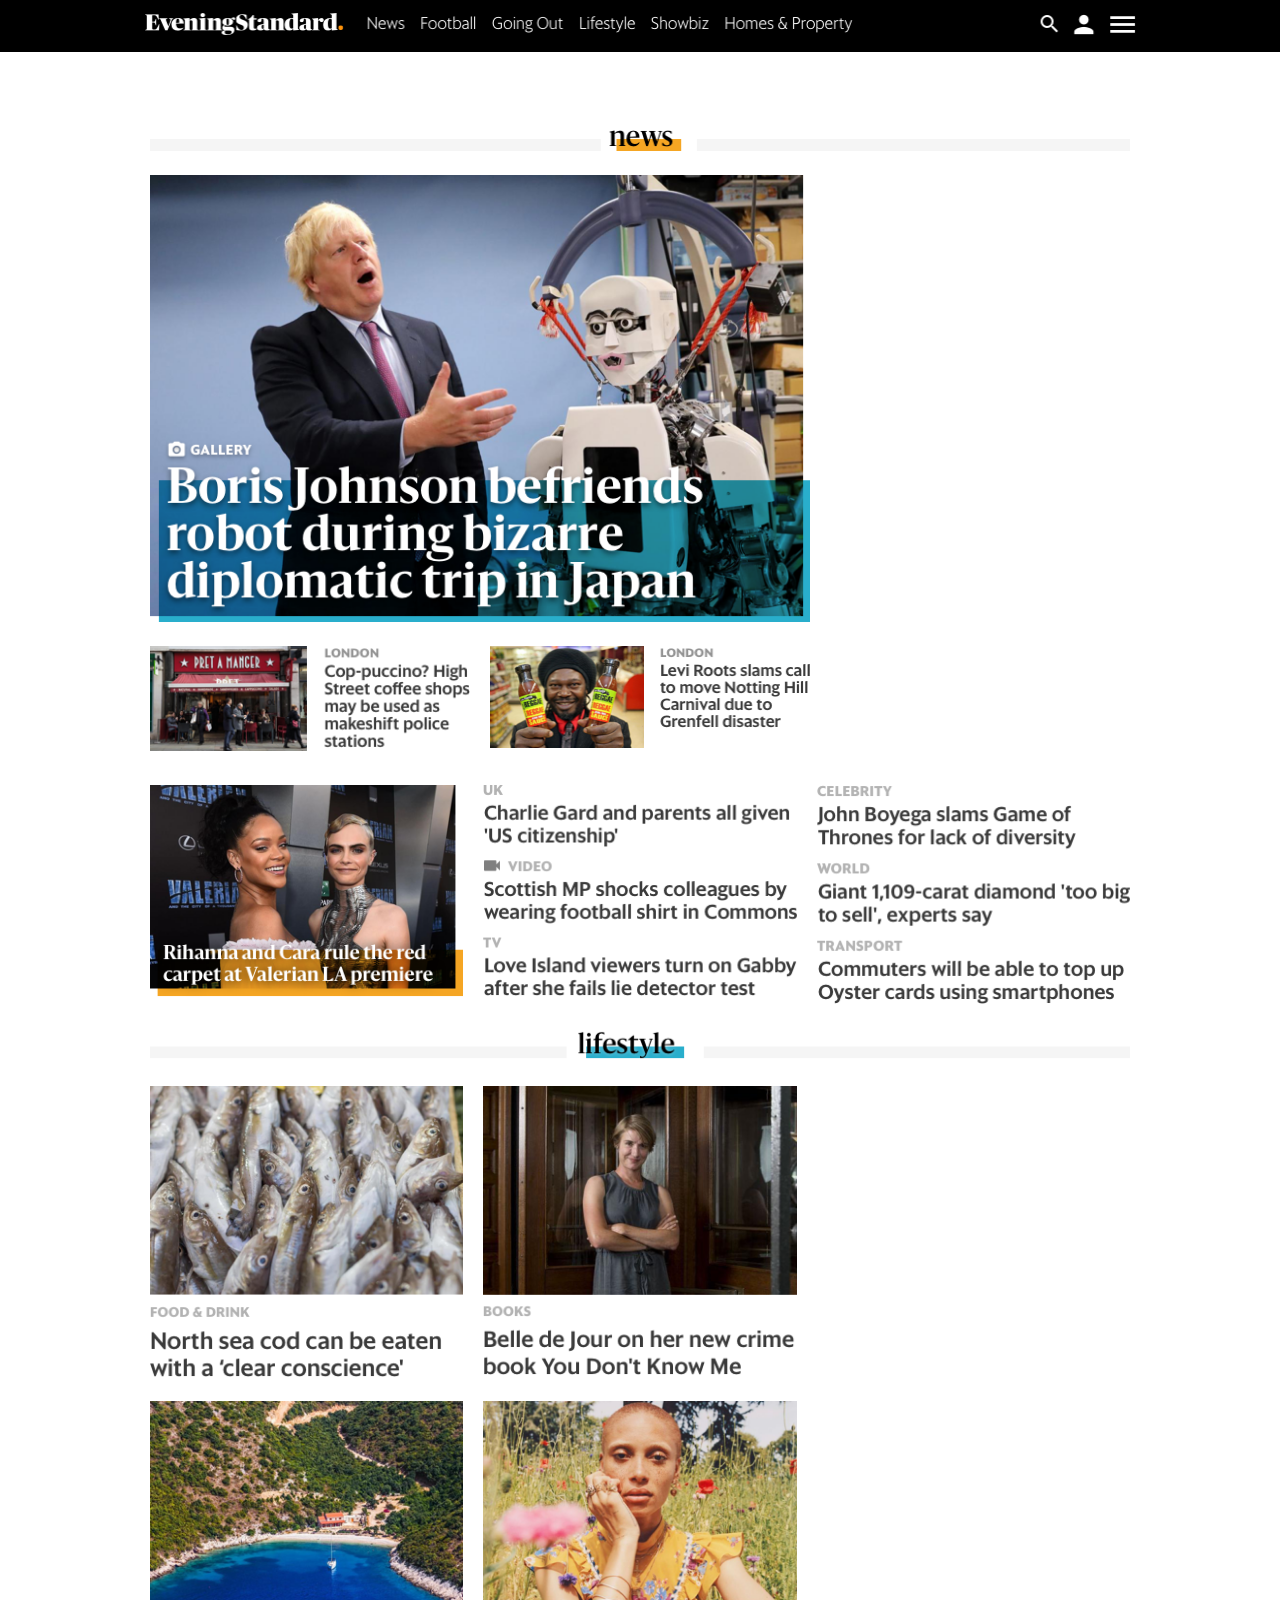
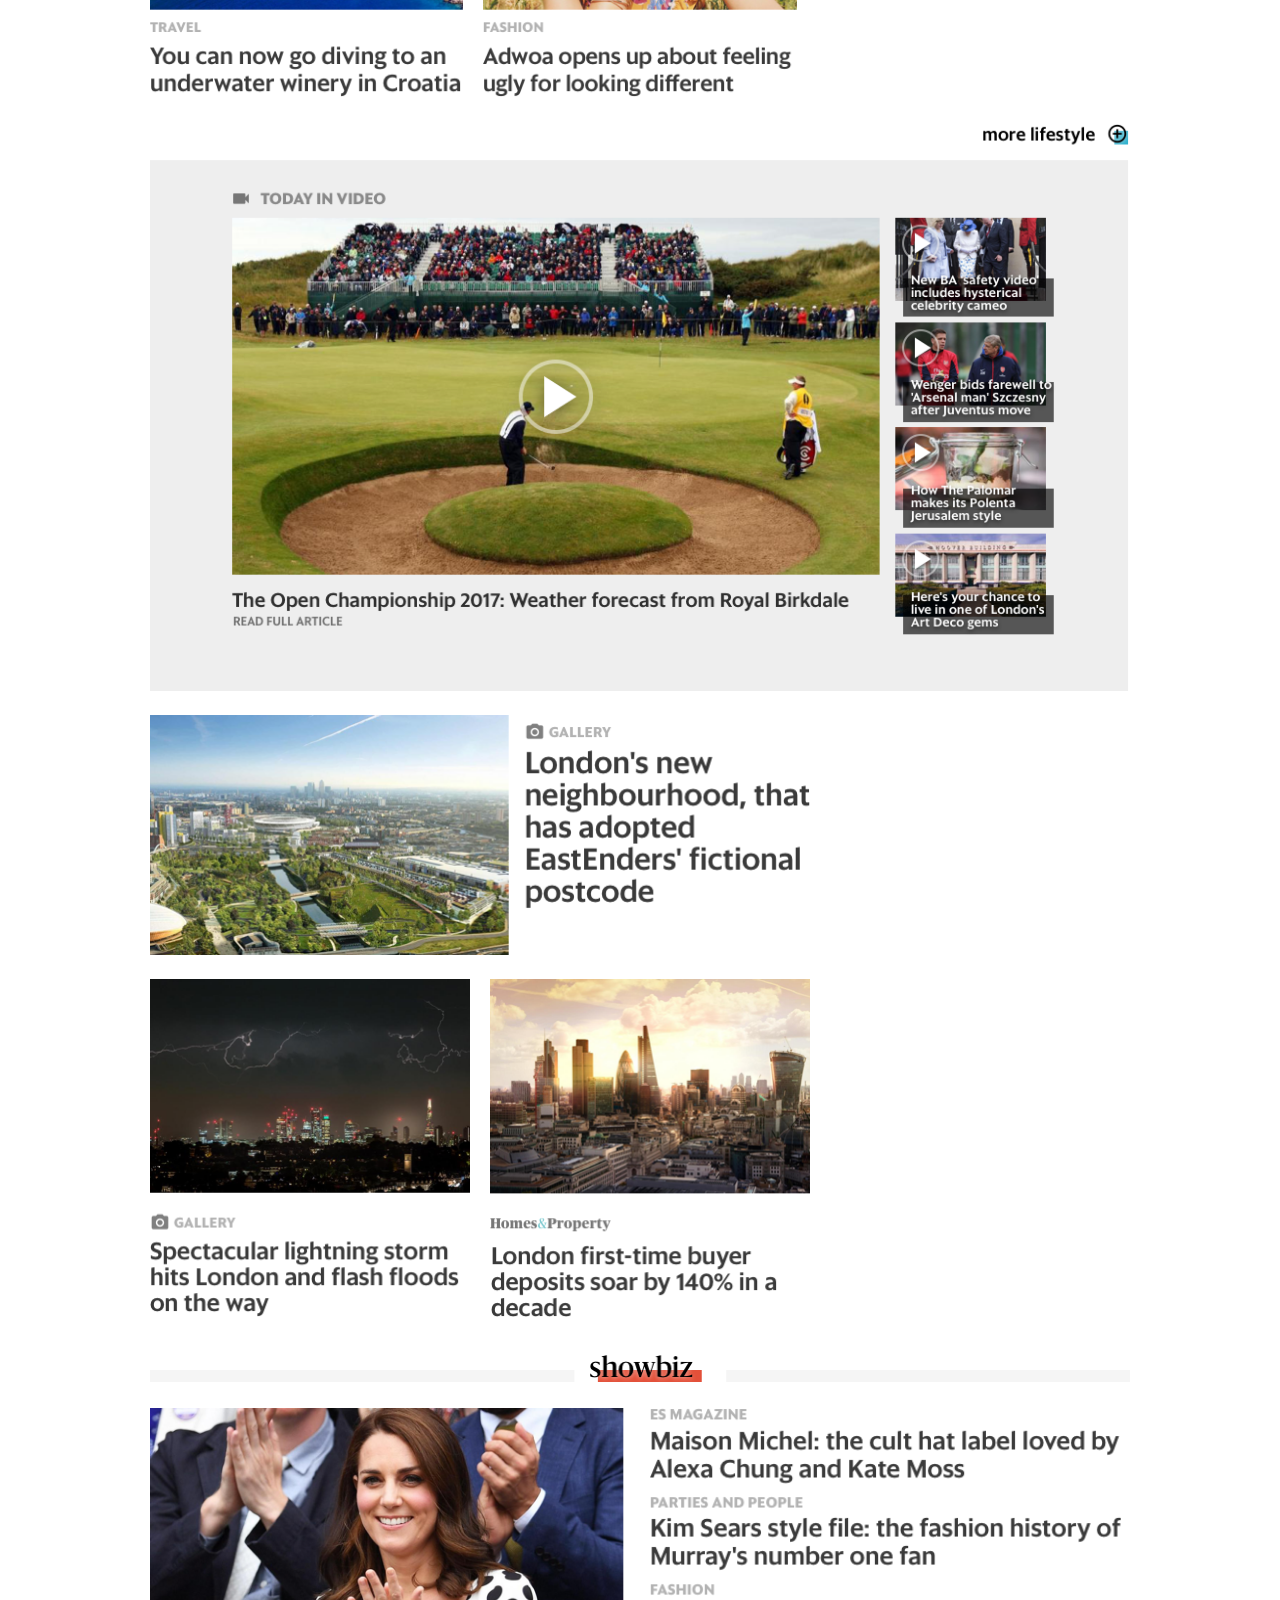
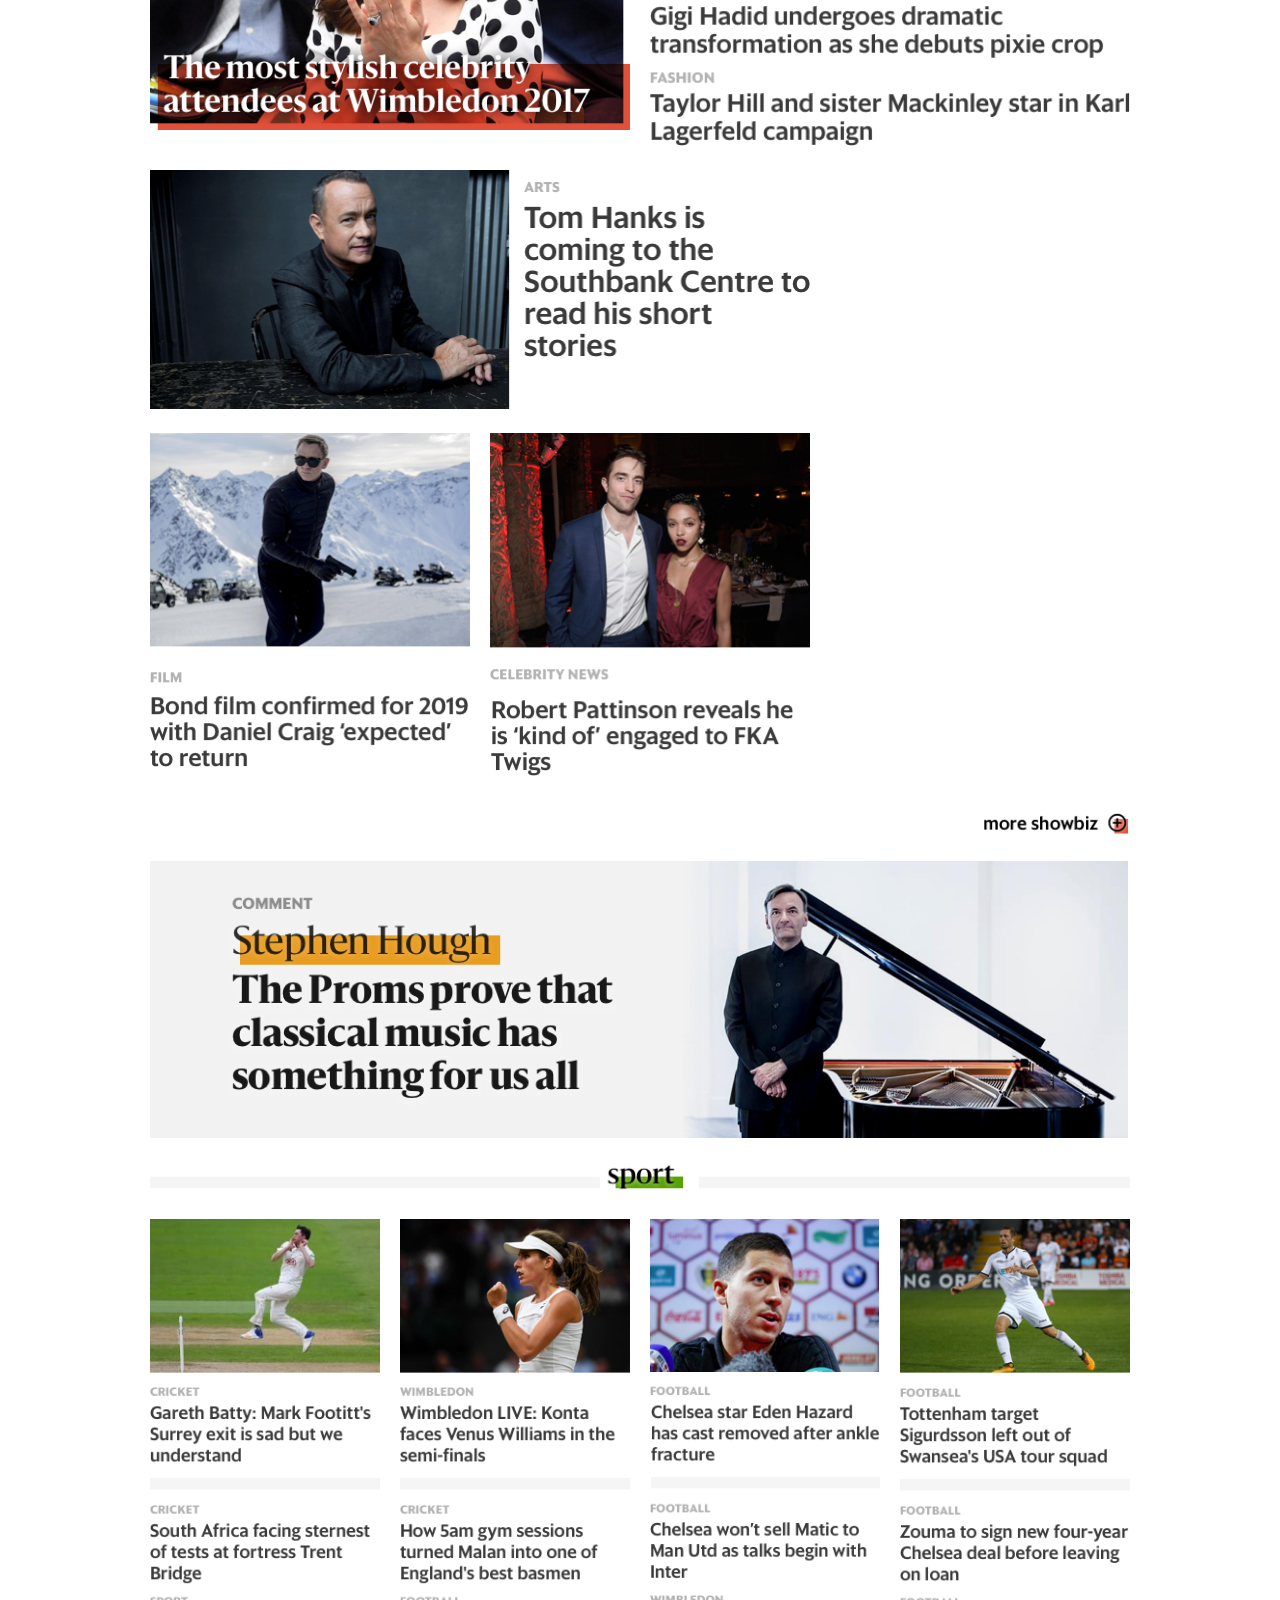
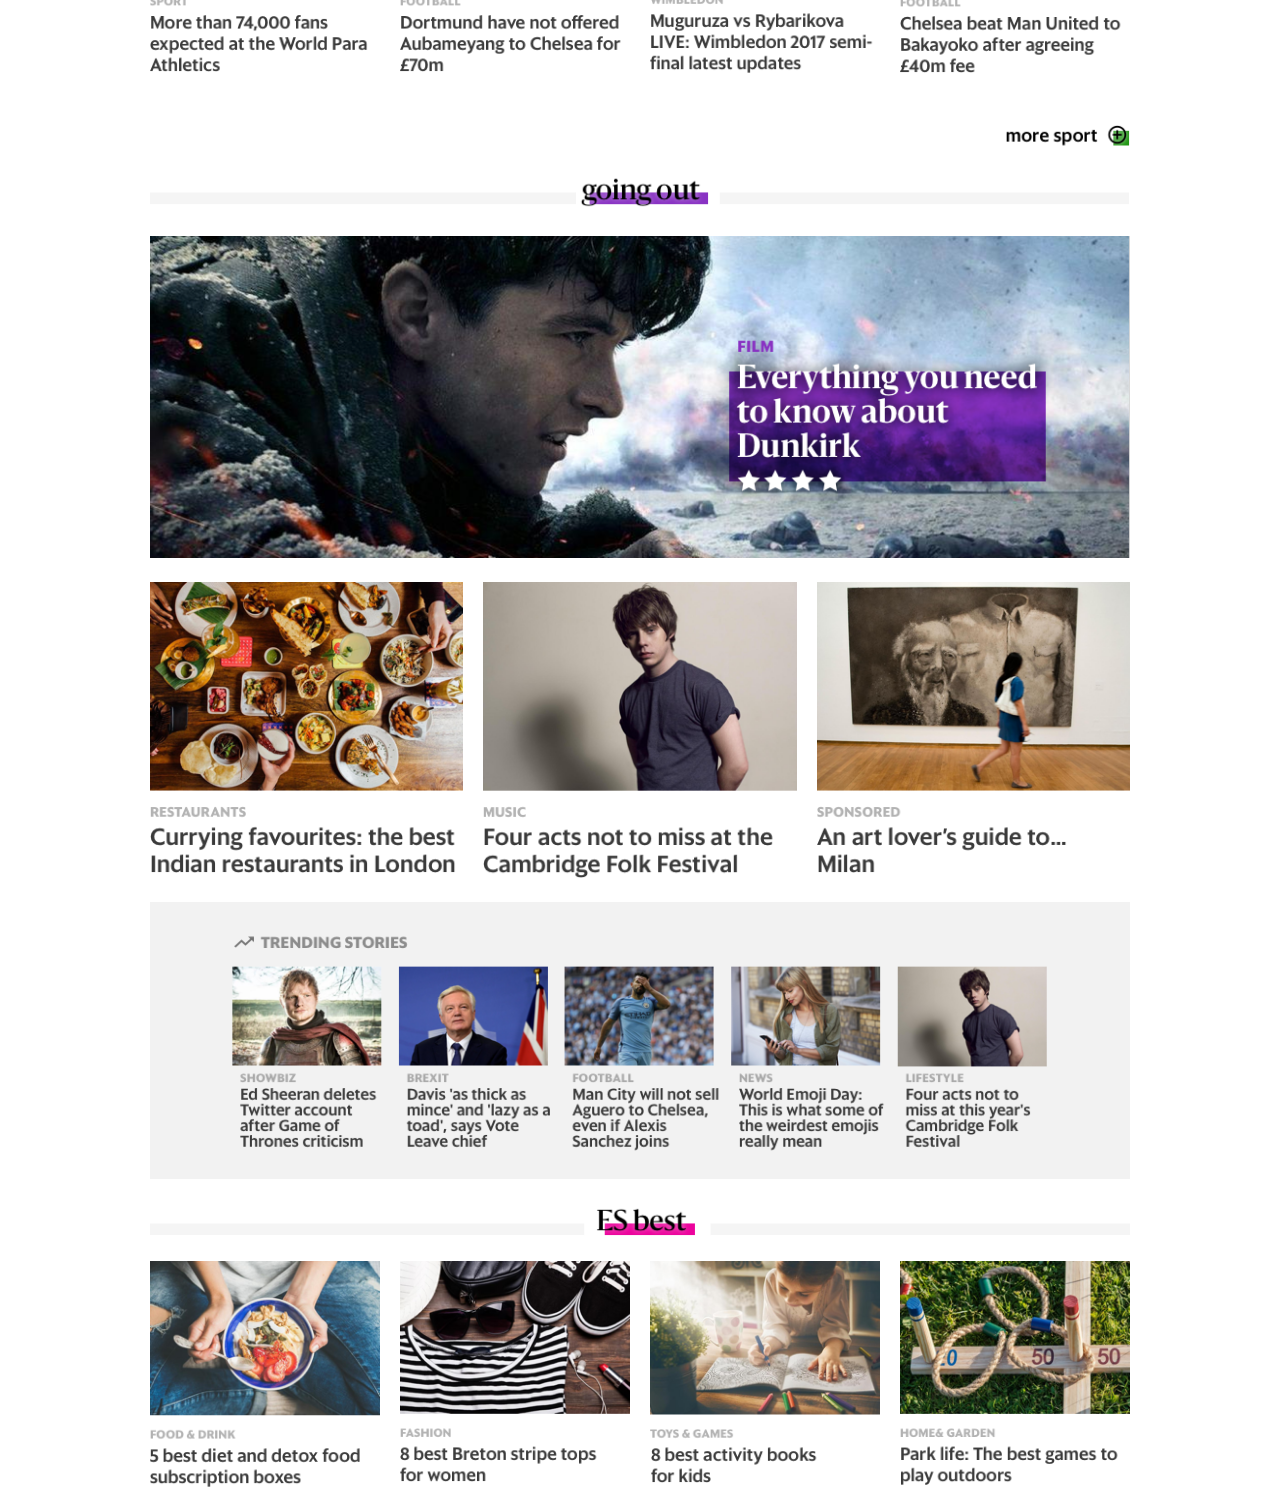
<file: homepage.html>
<!DOCTYPE html>
<!--[if lt IE 7]><html class="no-js lt-ie9 lt-ie8 lt-ie7"> <![endif]-->
<!--[if IE 7]><html class="no-js lt-ie9 lt-ie8"> <![endif]-->
<!--[if IE 8]><html class="no-js lt-ie9"> <![endif]-->
<!--[if gt IE 8]><!-->
<html class="no-js">
<!--<![endif] -->

<head>
    <meta charset="utf-8">
    <meta http-equiv="X-UA-Compatible" content="IE=edge,chrome=1">
    <title>ES</title>
    <meta name="description" content="ES">
    <meta name="viewport" content="width=device-width">
    <link rel="stylesheet" href="css/rwdgrid.css">
    <link rel="stylesheet" href="css/style.css">
    <link rel="icon" href="favicon.ico" type="image/x-icon" />
    <script async="async" src="https://www.googletagservices.com/tag/js/gpt.js"></script>
    <script>
        var googletag = googletag || {};
        googletag.cmd = googletag.cmd || [];
        // inSkin targeting var
        var fn_pageskin = "no";
        var es_GPT = "/71347885/_main_eveningstandard/es_grid";

        if (screen.width >= 1280) {
            fn_pageskin = "yes";
        }

        googletag.cmd.push(function() {
            googletag.defineSlot(es_GPT, [
                    [728, 90],
                    [970, 250]
                ], "leaderboard")
                .addService(googletag.pubads())
                .setTargeting("inskin", fn_pageskin)
                .setTargeting("tile", "leaderboard");

            googletag.defineSlot(es_GPT, [300, 600], "mpu06")
                .addService(googletag.pubads())
                .setTargeting("tile", "mpu06");

            googletag.defineSlot(es_GPT, [300, 600], "mpu01")
                .addService(googletag.pubads())
                .setTargeting("tile", "mpu01");

            googletag.defineSlot(es_GPT, [300, 600], "mpu02")
                .addService(googletag.pubads())
                .setTargeting("tile", "mpu02");

            googletag.defineSlot(es_GPT, [300, 250], "mpu03")
                .addService(googletag.pubads())
                .setTargeting("tile", "mpu03");

            googletag.defineSlot(es_GPT, [300, 250], "mpu04")
                .addService(googletag.pubads())
                .setTargeting("tile", "mpu04");

            googletag.defineSlot(es_GPT, [300, 250], "mpu05")
                .addService(googletag.pubads())
                .setTargeting("tile", "mpu05");

            googletag.defineOutOfPageSlot(es_GPT, "outofpageslot")
                .addService(googletag.pubads())
                .setTargeting("tile", "outofpageslot");

            googletag.pubads().enableSingleRequest();
            googletag.enableServices();
        });
    </script>
    <!--[if lt IE 9]>
    <script src="http://html5shim.googlecode.com/svn/trunk/html5.js"></script>
    <script src="http://cdnjs.cloudflare.com/ajax/libs/respond.js/1.4.2/respond.min.js"></script>
    <![endif]-->
</head>

<body style="background:#fff;">
    <div id="nav">
        <img src="img/nav.png" class="desktop nav-img" />
        <img src="img/nav-mob.png" class="mobile nav-img" />
    </div>
    <!--<div id="backgroundRoll" data-ism-event="1" data-ism-state="1">
        <img src="img/belly-roll.png" class="desktop no-tablet-no-mob" />
        <img src="img/belly-roll-mob.png" class="mobile" />
        <img src="img/belly-roll-tablet.png" class="tablet" />-->
    </div>
    <!--<div id="backgroundTop" data-ism-event="1" data-ism-state="1">
    </div>-->
    <div id="leaderboard">
        <script>
            googletag.cmd.push(function() {
                googletag.display("leaderboard");
            });
        </script>
    </div>
    <div class="container">
        <div class="grid-12 title2">
            <img src="img/title-row.png" class="desktop" />
            <img src="img/title-row-mob.png" class="mobile" />
        </div>
        <div class="grid-9 fixed">
            <img src="img/hero-main.png" class="desktop" />
            <img src="img/hero-main-mob.png" class="mobile" />
            <div class="nest">
                <div class="grid-6 full">
                    <img src="img/hero-article1.png" class="desktop" />
                    <img src="img/hero-article1-mob.png" class="mobile" />
                </div>
                <div class="grid-6 full">
                    <img src="img/hero-article2.png" class="desktop" />
                    <img src="img/hero-article2-mob.png" class="mobile" />
                </div>
            </div>
        </div>
        <div id="mpu06">
            <script>
                googletag.cmd.push(function() {
                    googletag.display("mpu06");
                });
            </script>
        </div>
        <!--<div class="grid-3 mpu hero-dmpu">
            <img src="img/mpu.png" class="desktop" />
            <img src="img/mpu2.png" class="mobile" />
        </div>-->
        <div class="grid-4 article-3">
            <img src="img/article-3-1.png" class="no-tablet-no-mob" />
            <img src="img/article-3-1-mob.png" class="mobile" />
            <img src="img/article-3-1-tab.png" class="tablet" />
        </div>
        <div class="grid-4 article-3">
            <img src="img/article-3-2.png" class="no-tablet-no-mob" />
            <img src="img/article-3-2-mob.png" class="mobile" />
            <img src="img/article-3-2-tab.png" class="tablet" />
        </div>
        <div class="grid-4 article-3">
            <img src="img/article-3-3.png" class="no-tablet-no-mob" />
            <!--<img src="img/article-3-3-mob.png" class="mobile" />-->
            <img src="img/article-3-3-tab.png" class="tablet" />
        </div>
        <div style="clear:both"></div>
        <div class="grid-12">
            <img src="img/title-row1.png" class="desktop" />
            <img src="img/title-row1-mob.png" class="mobile" />
        </div>
        <div id="mpu05">
            <script>
                googletag.cmd.push(function() {
                    googletag.display("mpu05");
                });
            </script>
        </div>
        <!--<div class="grid-4 article-3 mpu2">
            <img src="img/ES-tickets.png" />
        </div>-->
        <div class="grid-4 article-3 half-tablet">
            <img src="img/article-3-4.png" class="no-tablet-no-mob" />
            <img src="img/article-3-4-mob.png" class="tablet" />
            <img src="img/article-3-4-2mob.png" class="mobile" />
        </div>
        <div class="grid-4 article-3 half-tablet">
            <img src="img/article-3-5.png" class="no-tablet-no-mob" />
            <img src="img/article-3-4-mob.png" class="tablet" />
            <img src="img/article-3-5-mob.png" class="mobile" />
        </div>
        <div style="clear:both"></div>
        <div class="grid-4 article-3 half-tablet">
            <img src="img/article-3-6.png" class="no-tablet-no-mob" />
            <img src="img/article-3-4-mob.png" class="tablet" />
            <img src="img/article-3-6-mob.png" class="mobile" />
        </div>
        <div class="clear-tablet"></div>
        <div class="grid-4 article-3 half-tablet">
            <img src="img/article-3-7.png" class="no-tablet-no-mob" />
            <img src="img/article-3-4-mob.png" class="tablet" />
            <img src="img/article-3-7-mob.png" class="mobile" />
        </div>
        <div id="mpu04">
            <script>
                googletag.cmd.push(function() {
                    googletag.display("mpu04");
                });
            </script>
        </div>
        <!--<div class="grid-4 article-3 mpu1 left">
            <img src="img/mpu2.png" class="margin-top-minus-150" />
        </div>-->
        <div class="grid-12">
            <img src="img/mega-video.png" class="desktop" />
            <img src="img/mega-video-mob.png" class="mobile" />
        </div>
        <div class="grid-9 fixed">
            <img src="img/showbiz1.png" class="no-tablet-no-mob" />
            <img src="img/showbiz1-mob.png" class="mobile" />
            <img src="img/showbiz1-tab.png" class="tablet" />
            <div class="nest">
                <div class="grid-6 half">
                    <img src="img/showbiz2.png" class="no-tablet-no-mob" />
                    <img src="img/showbiz2-mob.png" class="mobile" />
                    <img src="img/showbiz2-tab.png" class="tablet" />
                </div>
                <div class="grid-6 half">
                    <img src="img/showbiz3.png" class="no-tablet-no-mob" />
                    <img src="img/showbiz3-mob.png" class="mobile" />
                    <img src="img/showbiz3-tab.png" class="tablet" />
                </div>
            </div>
        </div>
        <div id="mpu01">
            <script>
                googletag.cmd.push(function() {
                    googletag.display("mpu01");
                });
            </script>
        </div>
        <!--<div class="grid-3 mpu hero-dmpu">
            <img src="img/mpu.png" class="desktop" />
            <img src="img/mpu2.png" class="mobile" />
        </div>-->
        <div class="grid-12">
            <img src="img/title-row2.png" class="desktop" />
            <img src="img/title-row2-mob.png" class="mobile" />
        </div>
        <div class="grid-6">
            <img src="img/hero-article3.png" class="no-tablet-no-mob" />
            <img src="img/hero-article3-mob.png" class="mobile" />
            <img src="img/hero-article3-tab.png" class="tablet" />
        </div>
        <div class="grid-6">
            <img src="img/article-list.png" class="no-tablet-no-mob" />
            <img src="img/article-list-mob.png" class="mobile" />
            <img src="img/article-list-tab.png" class="tablet" />
        </div>
        <div style="clear:both"></div>
        <div id="mpu02">
            <script>
                googletag.cmd.push(function() {
                    googletag.display("mpu02");
                });
            </script>
        </div>
        <!--<div class="grid-3 mpu hero-dmpu">
            <img src="img/mpu.png" class="desktop" />
            <img src="img/mpu2.png" class="mobile" />
        </div>-->
        <div class="grid-9 fixed">
            <img src="img/showbiz4.png" class="no-tablet-no-mob" />
            <img src="img/showbiz4-mob.png" class="mobile" />
            <img src="img/showbiz1-tab.png" class="tablet" />
            <div class="nest">
                <div class="grid-6 half">
                    <img src="img/showbiz5.png" class="no-tablet-no-mob" />
                    <img src="img/showbiz5-mob.png" class="mobile" />
                    <img src="img/showbiz2-tab.png" class="tablet" />
                </div>
                <div class="grid-6 half">
                    <img src="img/showbiz6.png" class="no-tablet-no-mob" />
                    <img src="img/showbiz6-mob.png" class="mobile" />
                    <img src="img/showbiz3-tab.png" class="tablet" />
                </div>
            </div>
        </div>
        <div class="grid-12">
            <img src="img/comment.png" class="desktop" />
            <img src="img/comment1-mob.png" class="mobile" />
        </div>
        <div class="grid-12">
            <img src="img/title-row3.png" class="desktop" />
            <img src="img/title-row3-mob.png" class="mobile" />
        </div>
        <div class="grid-3 article-4 half">
            <img src="img/sport1.png" class="no-tablet-no-mob" />
            <img src="img/sport1-mob.png" class="mobile" />
            <img src="img/sport1-tab.png" class="tablet" />
        </div>
        <div class="grid-3 article-4 half">
            <img src="img/sport2.png" class="no-tablet-no-mob" />
            <img src="img/sport2-mob.png" class="mobile" />
            <img src="img/sport2-tab.png" class="tablet" />
        </div>
        <div class="grid-3 article-4 half">
            <img src="img/sport3.png" class="no-tablet-no-mob" />
            <img src="img/sport3-mob.png" class="mobile" />
            <img src="img/sport3-tab.png" class="tablet" />
        </div>
        <div class="grid-3 article-4 half">
            <img src="img/sport4.png" class="no-tablet-no-mob" />
            <img src="img/sport4-mob.png" class="mobile" />
            <img src="img/sport4-tab.png" class="tablet" />
        </div>
        <div class="grid-12 title">
            <img src="img/title-row4.png" class="desktop" />
            <img src="img/title-row4-mob.png" class="mobile" />
        </div>
        <div class="grid-12">
            <img src="img/full-hero.png" class="desktop" />
            <img src="img/full-hero-mob.png" class="mobile" />
        </div>
        <div class="grid-4 article-3">
            <img src="img/going-out1.png" class="no-tablet" />
            <img src="img/going-out1-tab.png" class="tablet" />
        </div>
        <div class="grid-4 article-3">
            <img src="img/going-out2.png" class="no-tablet" />
            <img src="img/going-out1-tab.png" class="tablet" />
        </div>
        <div class="grid-4 article-3">
            <img src="img/going-out3.png" class="no-tablet" />
            <img src="img/going-out1-tab.png" class="tablet" />
        </div>

        <div class="grid-12">
            <img src="img/trending.png" class="no-tablet-no-mob" />
            <img src="img/trending-mob.png" class="mobile" />
            <img src="img/trending-tab.png" class="tablet" />
        </div>
        <div class="grid-12">
            <img src="img/title-row5.png" class="desktop" />
            <img src="img/title-row5-mob.png" class="mobile" />
        </div>
        <div class="grid-3 article-4">
            <img src="img/best1.png" class="no-tablet-no-mob" />
            <img src="img/best1-mob.png" class="mobile" />
            <img src="img/best1-tab.png" class="tablet" />
        </div>
        <div class="grid-3 article-4">
            <img src="img/best2.png" class="no-tablet-no-mob" />
            <img src="img/best2-mob.png" class="mobile" />
            <img src="img/best2-tab.png" class="tablet" />
        </div>
        <div class="grid-3 article-4">
            <img src="img/best3.png" class="no-tablet-no-mob" />
            <img src="img/best3-mob.png" class="mobile" />
            <img src="img/best3-tab.png" class="tablet" />
        </div>
        <div class="grid-3 article-4">
            <img src="img/best4.png" class="no-tablet-no-mob" />
            <img src="img/best4-mob.png" class="mobile" />
            <img src="img/best4-tab.png" class="tablet" />
        </div>
    </div>
</body>

</html>
</file>
<file: css/rwdgrid.css>
/*********************************************************************************************

1.  Base code

*********************************************************************************************/

*,
*:after,
*:before {
    margin: 0;
    padding: 0;
    -webkit-box-sizing: border-box;
    -moz-box-sizing: border-box;
    box-sizing: border-box;
}

[class*='grid-'] {
    float: left;
    padding: 10px;
    width: 100%;
    background: #fff;
}

.clear-grid {
    clear: both;
    float: inherit;
}

.container {
    margin: 0 auto;
    width: 1000px;
    margin-top: -10px;
    background: #fff;
}

.container:after,
.container:before {
    display: table;
    clear: both;
    content: " ";
}

.nest {
    margin: 10px -10px 0 -10px;
    padding: 0;
    width: auto;
}


/*********************************************************************************************

2.  Mobile Grid

*********************************************************************************************/

.grid-m-12 {
    width: 100%;
}

.grid-m-11 {
    width: 91.666663%;
}

.grid-m-10 {
    width: 83.33%;
}

.grid-m-9 {
    width: 74.999997%;
}

.grid-m-8 {
    width: 66.66666664%;
}

.grid-m-7 {
    width: 58.333%;
}

.grid-m-6 {
    width: 50%;
}

.grid-m-5 {
    width: 41.6665%;
}

.grid-m-4 {
    width: 33.33%;
}

.grid-m-3 {
    width: 24.99%;
}

.grid-m-2 {
    width: 16.66666%;
}

.grid-m-1 {
    width: 8.33%;
}


/*********************************************************************************************

3.  Grid 720px+

*********************************************************************************************/

@media (min-width: 720px) {
    .grid-12 {
        width: 100%;
    }
    .grid-11 {
        width: 91.666663%;
    }
    .grid-10 {
        width: 83.33%;
    }
    .grid-9 {
        width: 74.999997%;
    }
    .grid-8 {
        width: 66.66666664%;
    }
    .grid-7 {
        width: 58.333%;
    }
    .grid-6 {
        width: 50%;
    }
    .grid-5 {
        width: 41.6665%;
    }
    .grid-4 {
        width: 33.33%;
    }
    .grid-3 {
        width: 24.99%;
    }
    .grid-2 {
        width: 16.66666%;
    }
    .grid-1 {
        width: 8.33%;
    }
    .grid-t-12 {
        width: 100%;
    }
    .grid-t-11 {
        width: 91.666663%;
    }
    .grid-t-10 {
        width: 83.33%;
    }
    .grid-t-9 {
        width: 74.999997%;
    }
    .grid-t-8 {
        width: 66.66666664%;
    }
    .grid-t-7 {
        width: 58.333%;
    }
    .grid-t-6 {
        width: 50%;
    }
    .grid-t-5 {
        width: 41.6665%;
    }
    .grid-t-4 {
        width: 33.33%;
    }
    .grid-t-3 {
        width: 24.99%;
    }
    .grid-t-2 {
        width: 16.66666%;
    }
    .grid-t-1 {
        width: 8.33%;
    }
    .fixed {
        width: 395px;
    }
    .fixed3 {
        width: 193px;
    }
}


/*********************************************************************************************

4.  Grid 1024px+

*********************************************************************************************/

@media only screen and (min-width: 1024px) {
    .containter {
        width: 720px;
        max-width: 720px;
    }
    .grid-tl-12 {
        width: 100%;
    }
    .grid-tl-11 {
        width: 91.666663%;
    }
    .grid-tl-10 {
        width: 83.33%;
    }
    .grid-tl-9 {
        width: 74.999997%;
    }
    .grid-tl-8 {
        width: 66.66666664%;
    }
    .grid-tl-7 {
        width: 58.333%;
    }
    .grid-tl-6 {
        width: 50%;
    }
    .grid-tl-5 {
        width: 41.6665%;
    }
    .grid-tl-4 {
        width: 33.33%;
    }
    .grid-tl-3 {
        width: 24.99%;
    }
    .grid-tl-2 {
        width: 16.66666%;
    }
    .grid-tl-1 {
        width: 8.33%;
    }
    .fixed {
        width: 680px;
    }
    .fixed3 {
        width: 333px;
    }
}


/*********************************************************************************************

5.  Grid 1200px+

*********************************************************************************************/

@media only screen and (min-width: 1200px) {
    .containter {
        width: 1000px
    }
    .container-fluid {
        max-width: 90%;
        margin: 0 5%;
    }
    .grid-d-12 {
        width: 100%;
    }
    .grid-d-11 {
        width: 91.666663%;
    }
    .grid-d-10 {
        width: 83.33%;
    }
    .grid-d-9 {
        width: 74.999997%;
    }
    .grid-d-8 {
        width: 66.66666664%;
    }
    .grid-d-7 {
        width: 58.333%;
    }
    .grid-d-6 {
        width: 50%;
    }
    .grid-d-5 {
        width: 41.6665%;
    }
    .grid-d-4 {
        width: 33.33%;
    }
    .grid-d-3 {
        width: 24.99%;
    }
    .grid-d-2 {
        width: 16.66666%;
    }
    .grid-d-1 {
        width: 8.33%;
    }
}


/*********************************************************************************************

6.  Helper classes

*********************************************************************************************/

img.scale,
img.responsive {
    max-width: 100%;
    height: auto;
}
</file>
<file: css/style.css>
/* Ignore this stylesheet*/

body {
    /*background-color: #0f284b;*/
}

a {
    text-decoration: none;
    padding: 0 10px;
    line-height: 25px;
}

h2 {
    padding: 20px 0;
}

p {
    background: #e1e1e1;
    font-family: sans-serif;
    font-size: 85%;
    line-height: 2em;
    font-weight: bold;
    color: #333;
    padding: 1em;
    min-height: 120px;
}

img {
    width: 100%
}

#nav {
    position: fixed;
    top: 0;
    left: 0;
    margin-bottom: 20px;
    background: #000;
    width: 100%;
    text-align: center;
    z-index: 999999999999;
}

.nav-img {
    width: 1000px;
}

.zero p {
    background: #0f284b;
}

.title {
    text-align: center;
    min-height: 25px;
    margin-top: 25px;
    overflow: hidden;
}

.title1 {
    text-align: center;
    min-height: 25px;
    margin-top: 25px;
    overflow: hidden;
}

.title2 {
    text-align: center;
    min-height: 25px;
    margin-top: 20px;
    overflow: hidden;
}

.title3 {
    text-align: center;
    min-height: 25px;
    margin-top: 15px;
    overflow: hidden;
}

.mpu {
    width: 320px;
    margin: 0 auto;
    float: none;
}

.mpu1 {
    width: 333px;
    margin: 0 auto;
    float: none;
}

.mpu2 {
    margin: 0 auto;
    float: none;
}

.hero-dmpu p {
    height: 400px;
}

.hero-dmpu-4 p {
    height: 540px;
}

.article-2 p {
    height: 300px;
}

.article-3 p {
    height: 225px !important;
    background: #e1e1e1;
}

.article-33 p {
    height: 205px !important;
    background: #e1e1e1;
}

.article-4 p {
    height: 150px;
}

.article-small p {
    height: 55px !important;
    min-height: 55px;
}

.article-super-small p {
    height: 30px !important;
    min-height: 30px;
    padding: 0 1em;
}

.hero-3 p {
    height: 205px;
}

.hero-5 p {
    height: 430px;
    background: #e1e1e1;
}

.mpu p {
    background-color: red;
}

.mpu1 p {
    background-color: red;
}

.margin-top-130 {
    margin-top: -130px;
}

.margin-top-150 {
    margin-top: -150px;
}

.margin-top-20 {
    margin-top: -20px;
}


/* Site takeover skin  */

#backgroundHero {
    background: url("../img/skin-top.png") no-repeat center;
    width: 100%;
    height: 246px;
    overflow: hidden;
    z-index: -1;
    margin-top: 20px;
}

#backgroundTop {
    position: absolute;
    width: 100%;
    height: 100%;
    overflow: hidden;
    background: url("../img/skin-main.png") no-repeat center;
    z-index: -1;
}

#leaderboard {
    overflow: hidden;
    z-index: -1;
    margin: 90px 0 20px 0;
    text-align: center;
}

#mpu0 {
    padding: 0 0 0 5px;
    float: left;
}

#mpu1 {
    padding: 10px 0 0 0;
    width: 310px;
    margin: 0 auto;
    float: right;
}

#mpu2 {
    padding: 10px 20px 0 10px;
    width: 320px;
    margin: 0 auto;
    float: left;
}

#mpu3 {
    padding: 10px 20px 0 10px;
    width: 320px;
    margin: 0 auto;
    float: left;
}

#mpu4 {
    padding: 10px 20px 0 10px;
    width: 320px;
    margin: 0 auto;
    float: left;
}

#backgroundTop {
    position: absolute;
    width: 100%;
    height: 100%;
    overflow: hidden;
    background: url("../img/skin-main.png") no-repeat center;
    z-index: -1;
}

#backgroundRoll {
    max-width: 980px;
    /*height: 246px;*/
    overflow: hidden;
    z-index: -1;
    margin: 80px auto 0 auto;
    text-align: center;
}

#backgroundRoll p {
    background-color: red;
}

[class*='grid-'] {
    float: left;
}

.mobile {
    display: none
}

.tablet {
    display: none
}

@media (max-width: 1024px) {
    .container {
        width: 720px;
        margin-top: 20px;
    }
    #backgroundHero {
        display: none;
    }
    #backgroundTop {
        display: none;
    }
    #backgroundRoll {
        max-width: 720px;
        margin: 70px auto -25px auto;
    }
    [class*='grid-'] {
        float: left;
        background: #fff;
    }
    .full {
        width: 100%
    }
    .no-tablet {
        display: none;
    }
    .tablet {
        display: block
    }
    .half-tablet {
        width: 50%;
        float: left;
    }
    .no-float {
        float: none;
    }
    .left {
        float: left;
    }
    .margin-top-minus-150 {
        margin-top: -150px;
    }
    .clear-tablet {
        clear: both;
    }
    .nav-img {
        width: 720px;
    }
    .no-tablet-no-mob {
        display: none;
    }
    .mpu2 {
        width: 333px;
        margin: 0 auto;
        float: left;
    }
    /*#backgroundRoll {
        display: none;
    }*/
}

@media (max-width: 719px) {
    .container {
        width: 100%;
        margin-top: 0px;
    }
    #backgroundHero {
        display: none;
    }
    #backgroundTop {
        display: none;
    }
    #backgroundRoll {
        max-width: 320px;
        margin: 70px auto 0 auto;
    }
    [class*='grid-'] {
        float: none;
    }
    .mobile {
        display: block
    }
    .desktop {
        display: none;
    }
    .half {
        width: 50%;
        float: left;
    }
    .margin-top-50 {
        margin-top: 60px;
    }
    .tablet {
        display: none;
    }
    .no-tablet {
        display: block;
    }
    .no-tablet-no-mob {
        display: none;
    }
    .nav-img {
        width: 380px;
        margin: 0 auto;
    }
    .margin-top-minus-150 {
        margin-top: 0px;
    }
    .half-tablet {
        width: 100%;
    }
    .title {
        min-height: 25px;
        margin-top: 55px;
    }
    .title1 {
        min-height: 55px;
        margin-top: 65px;
    }
    .title2 {
        min-height: 55px;
        margin-top: 20px;
    }
    .title3 {
        min-height: 55px;
        margin-top: 5px;
    }
    .mpu2 {
        width: 100%;
        margin: 0 auto;
        float: left;
    }
}
</file>
